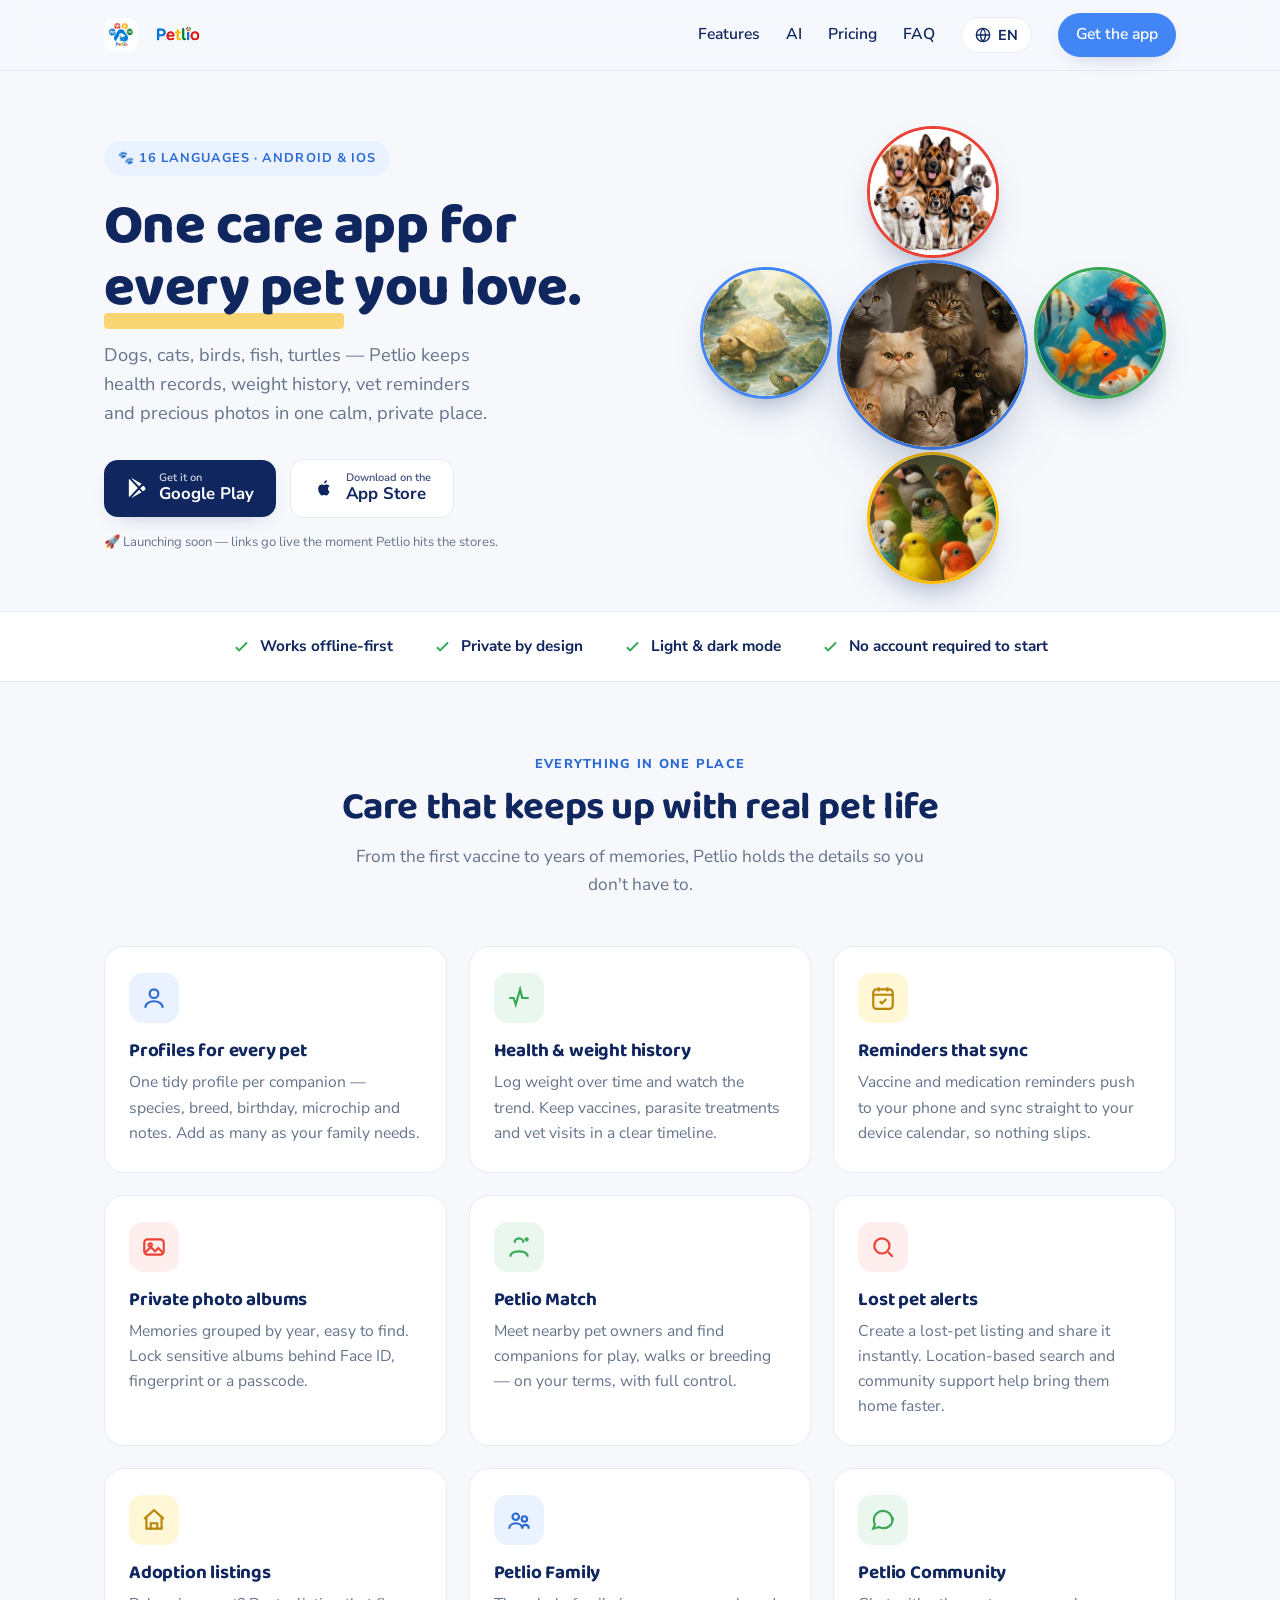
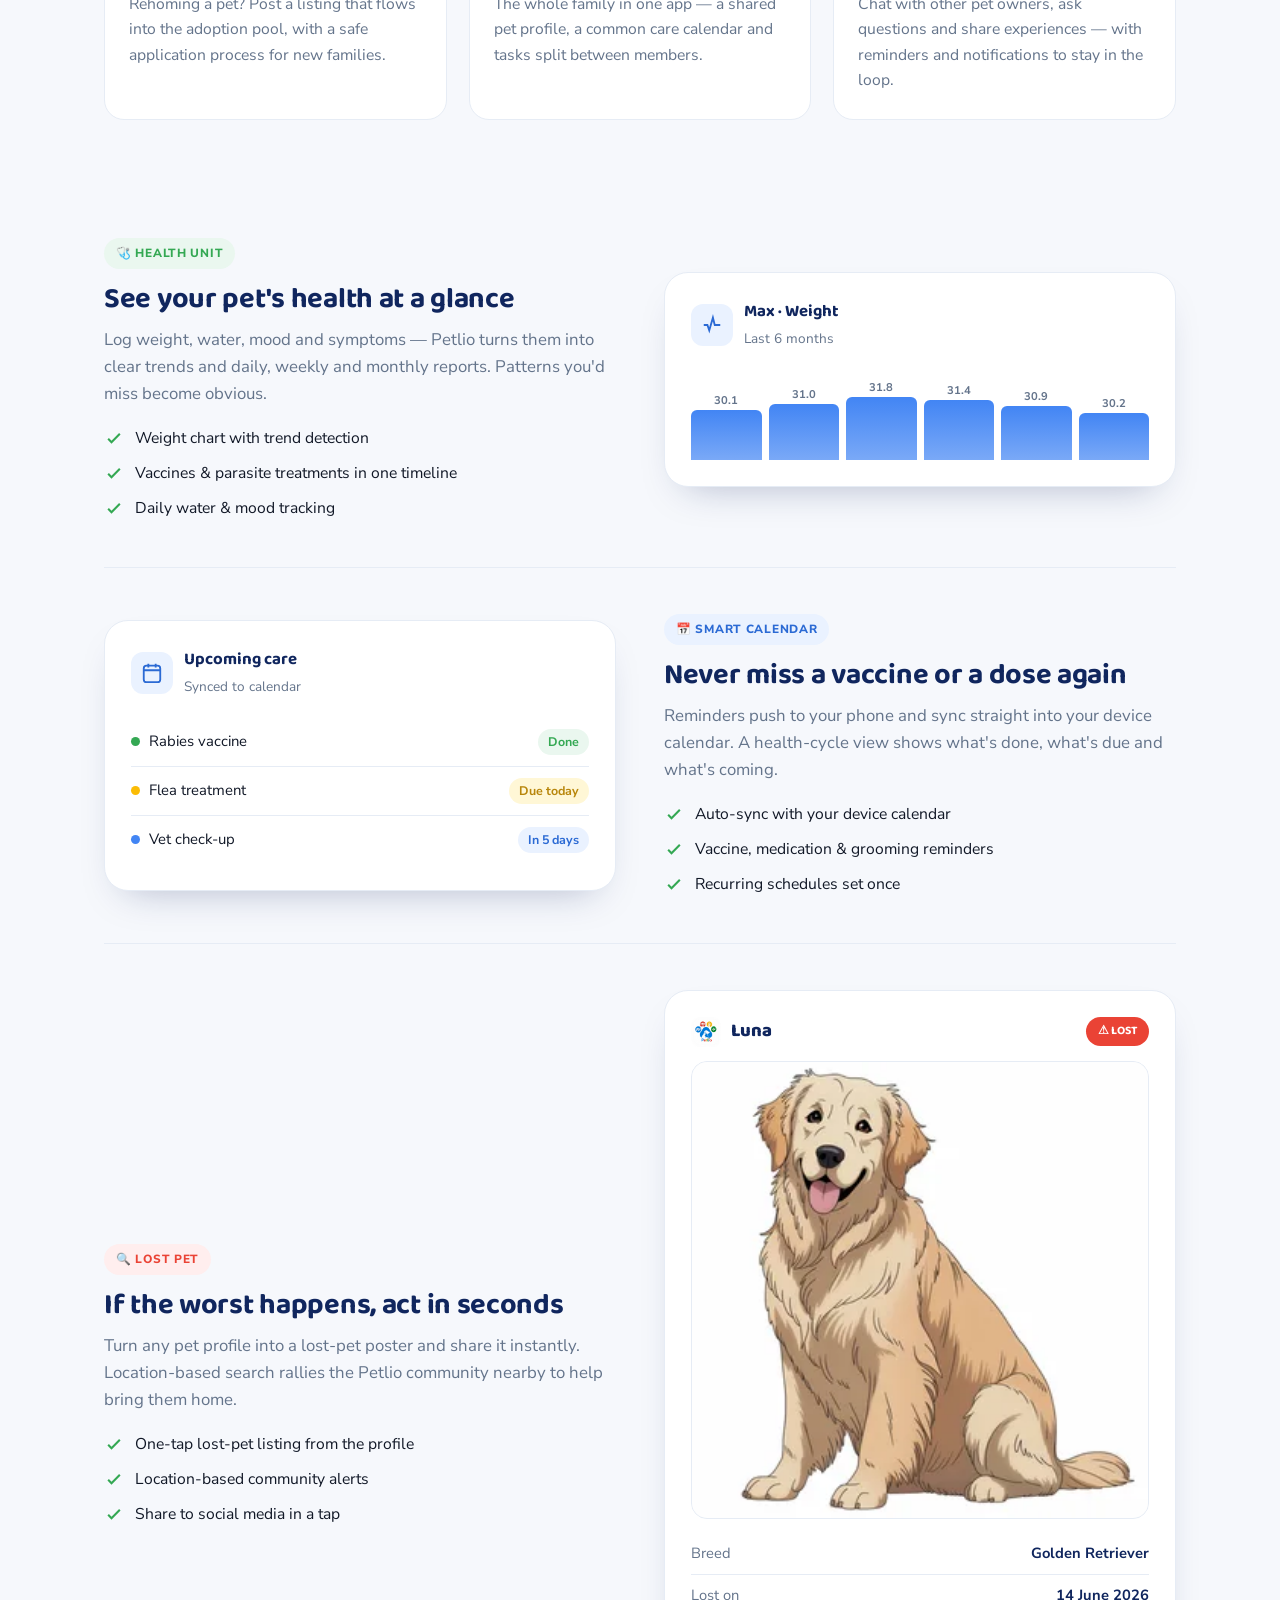
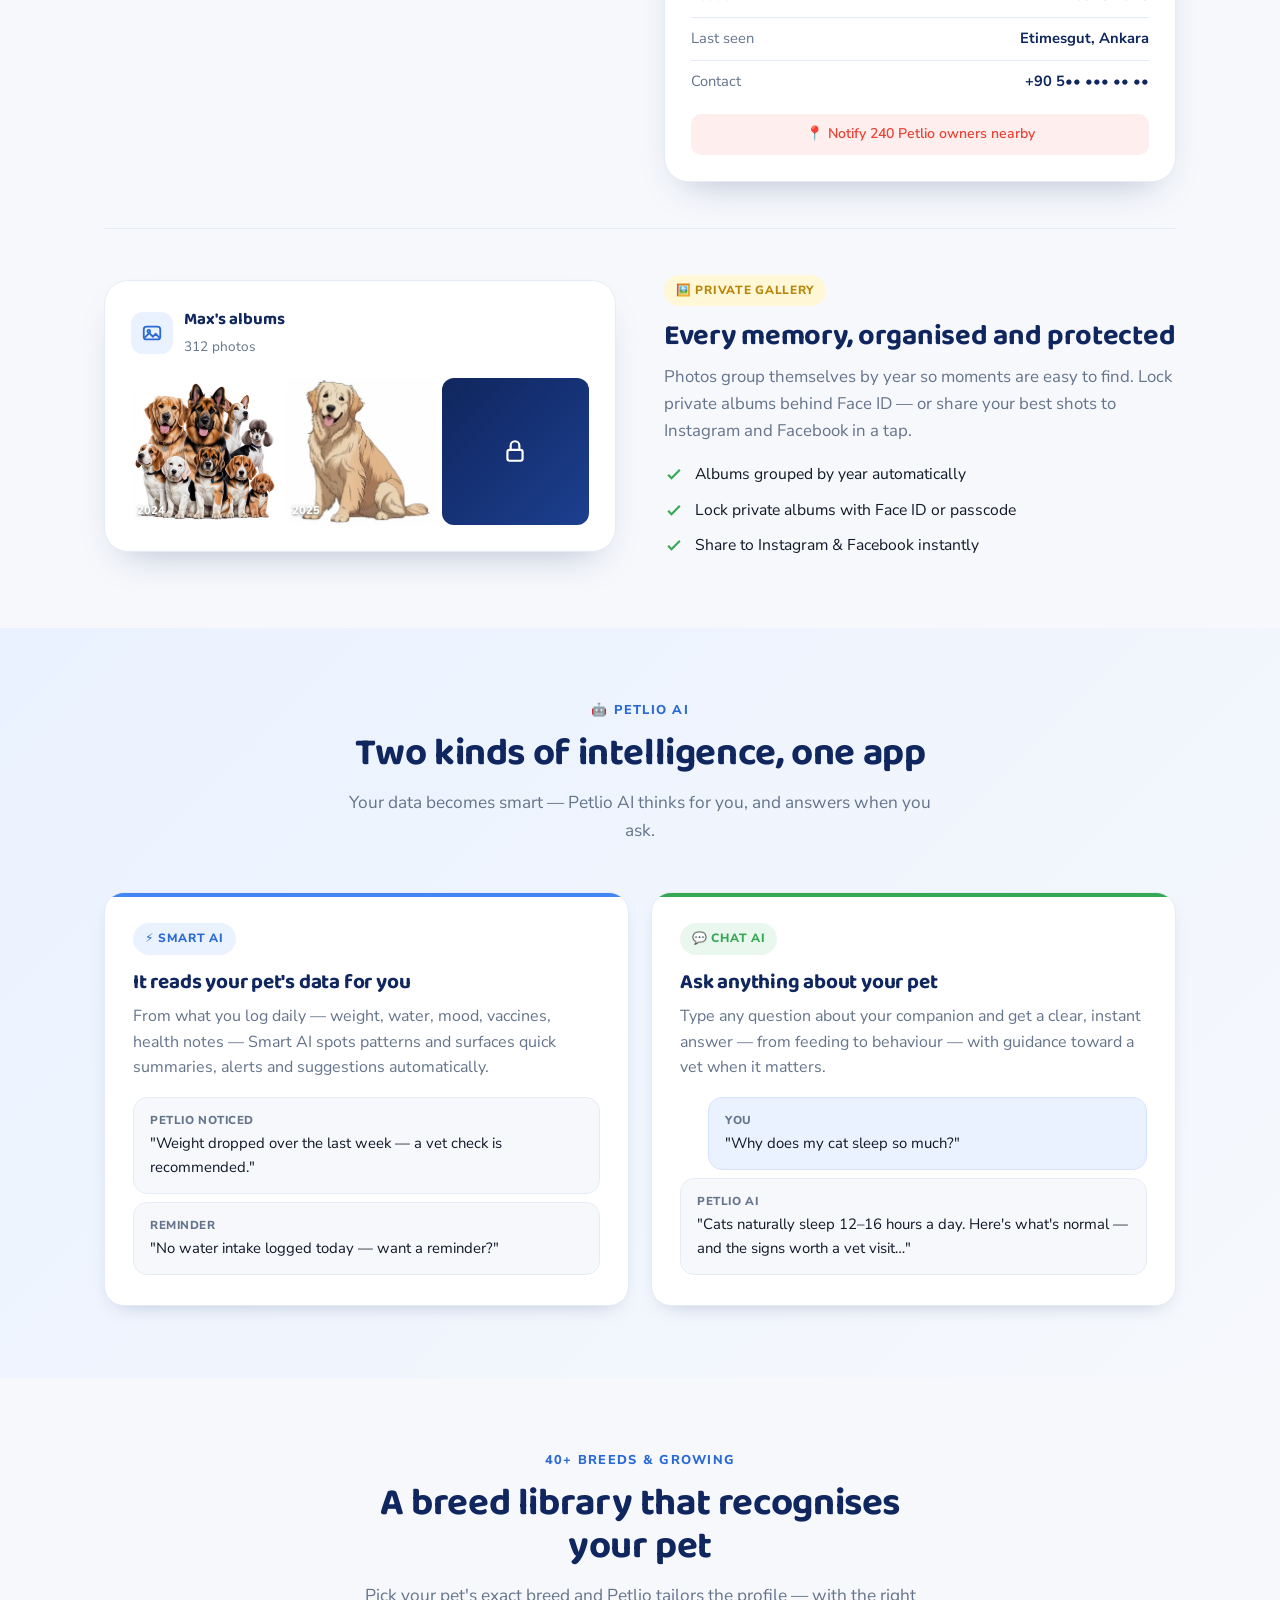
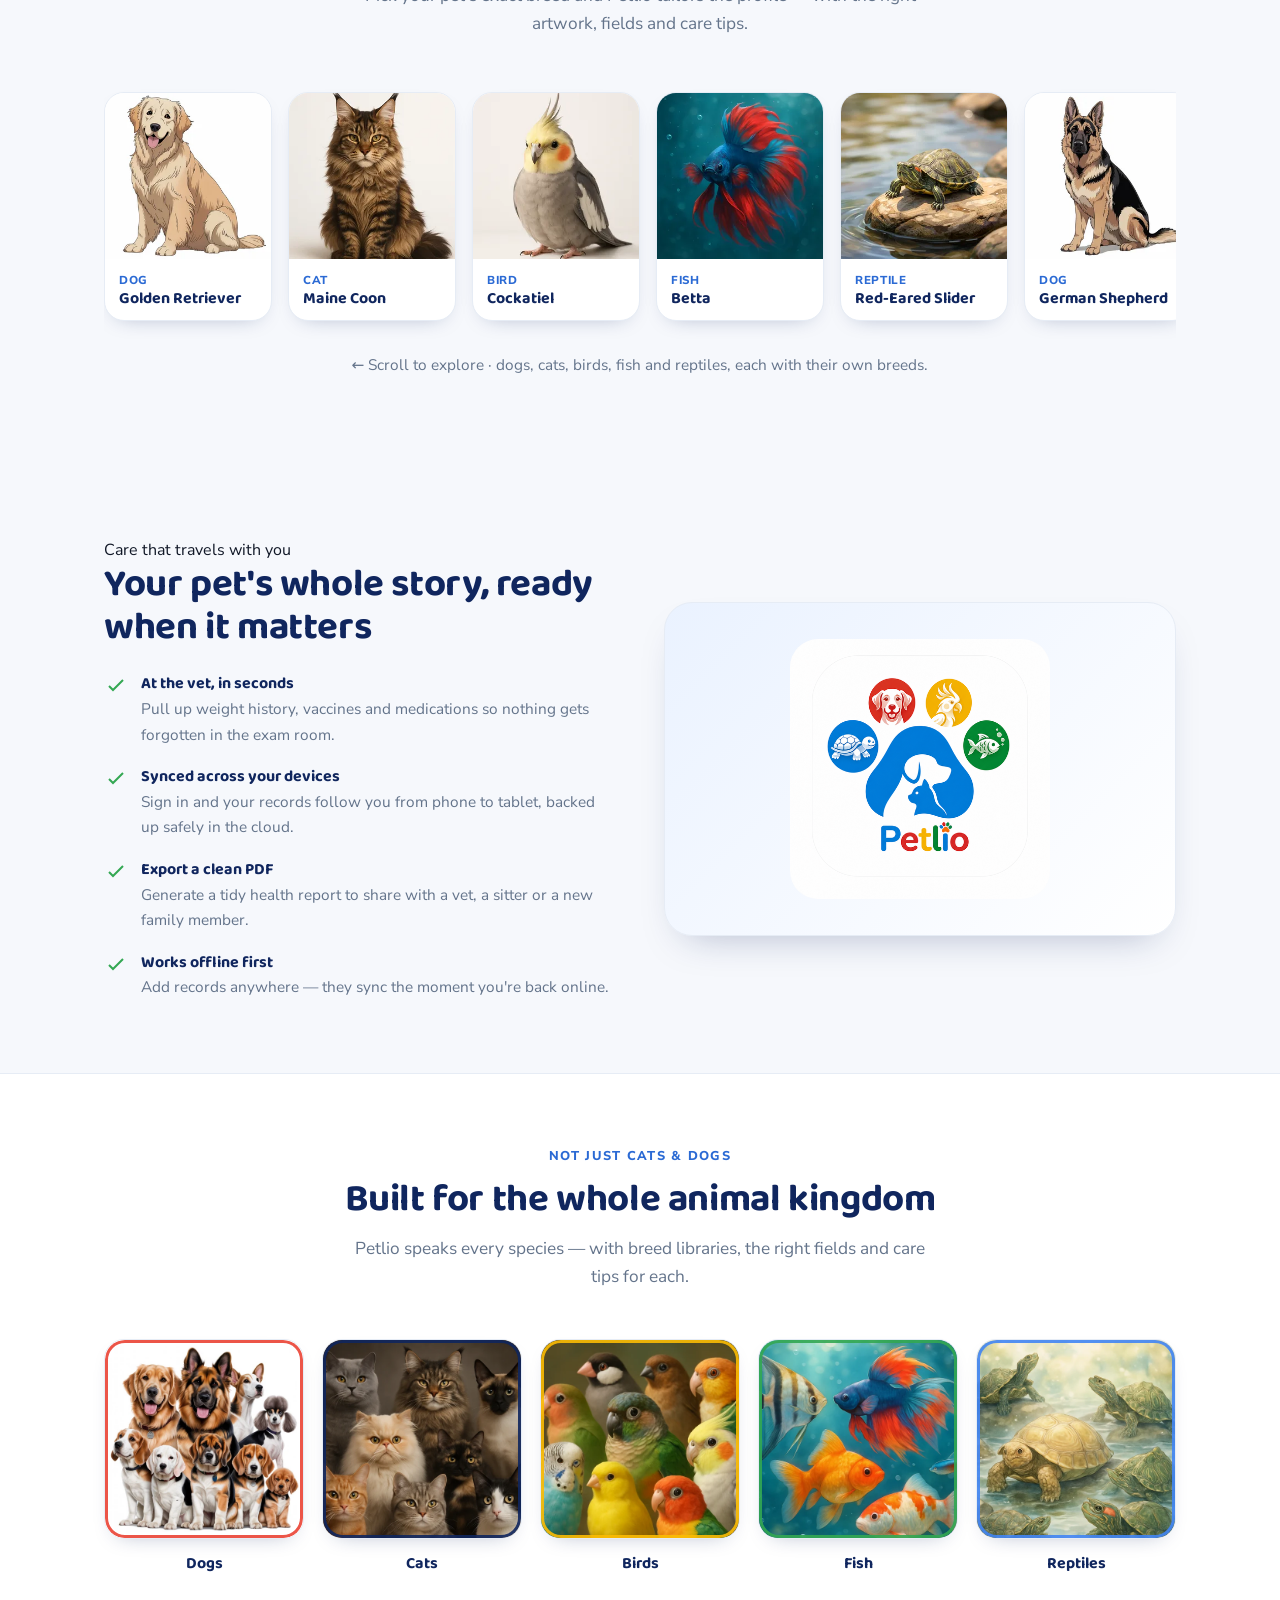
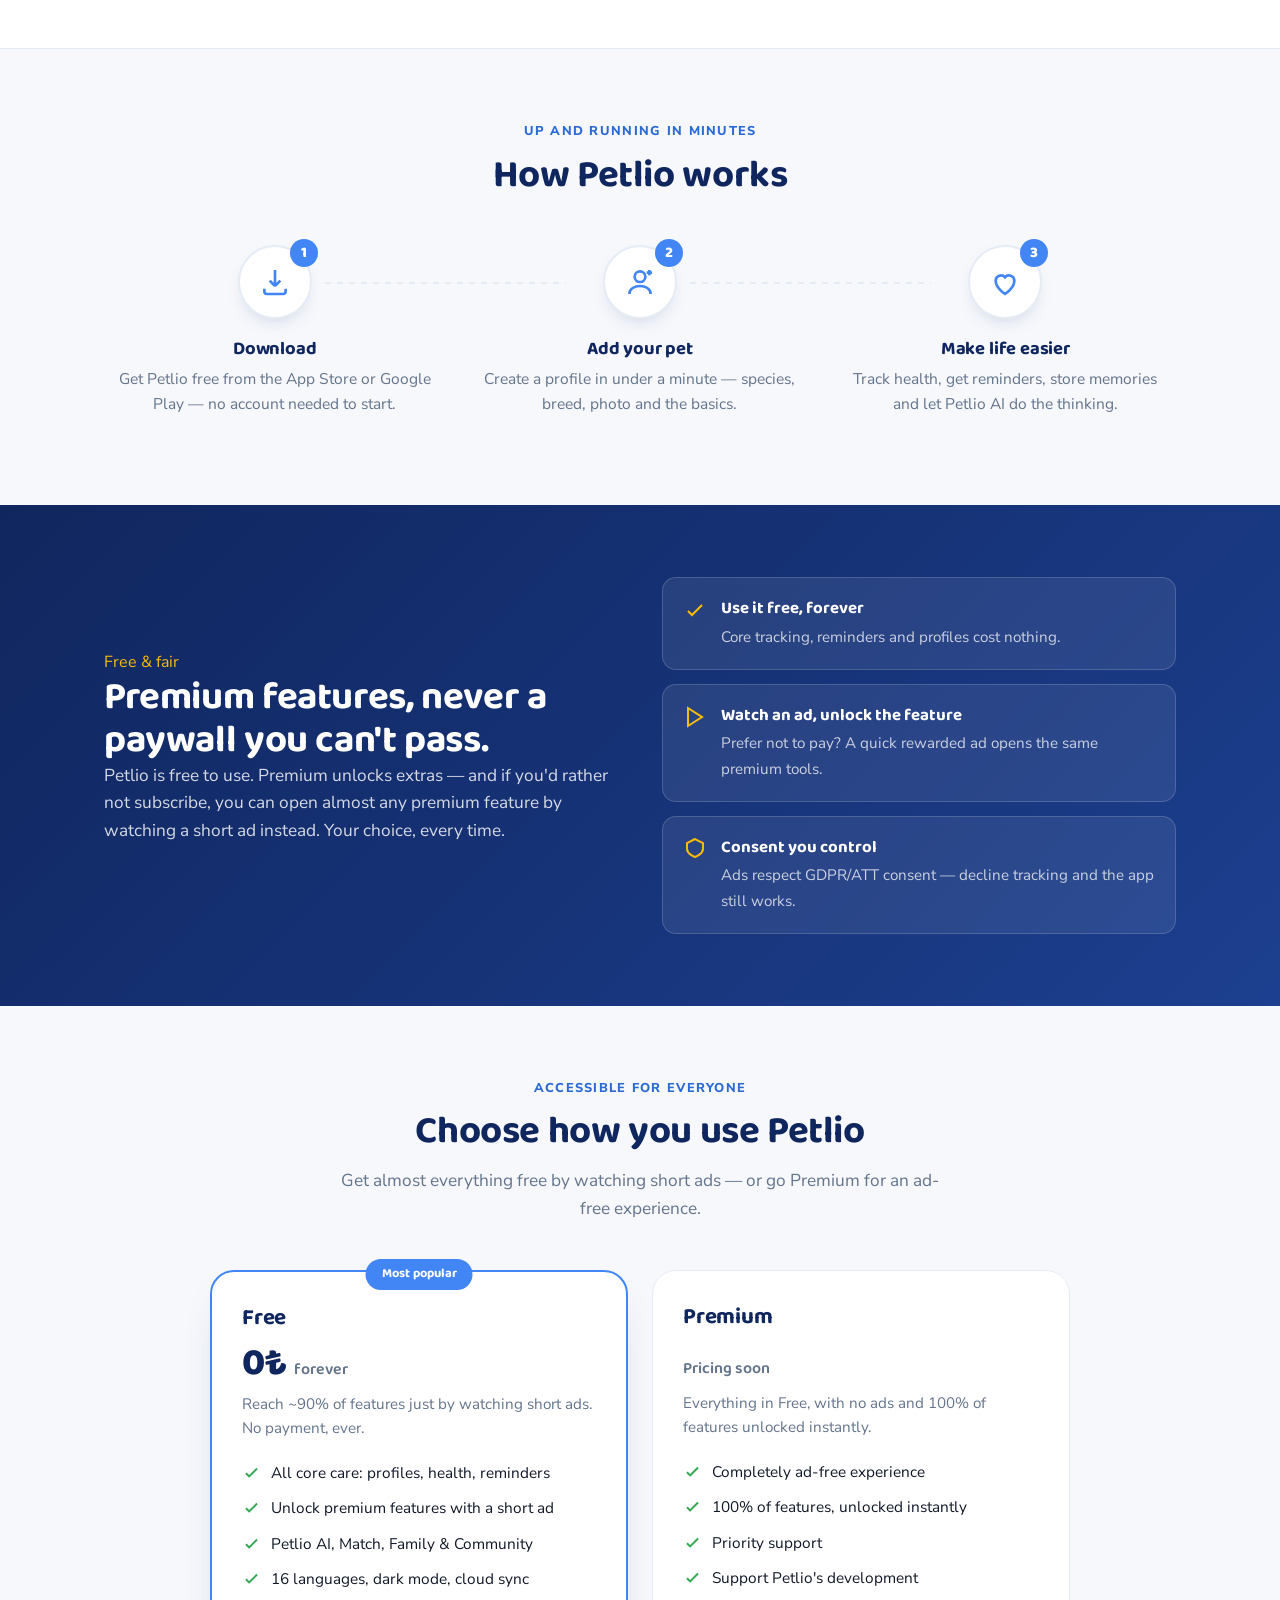
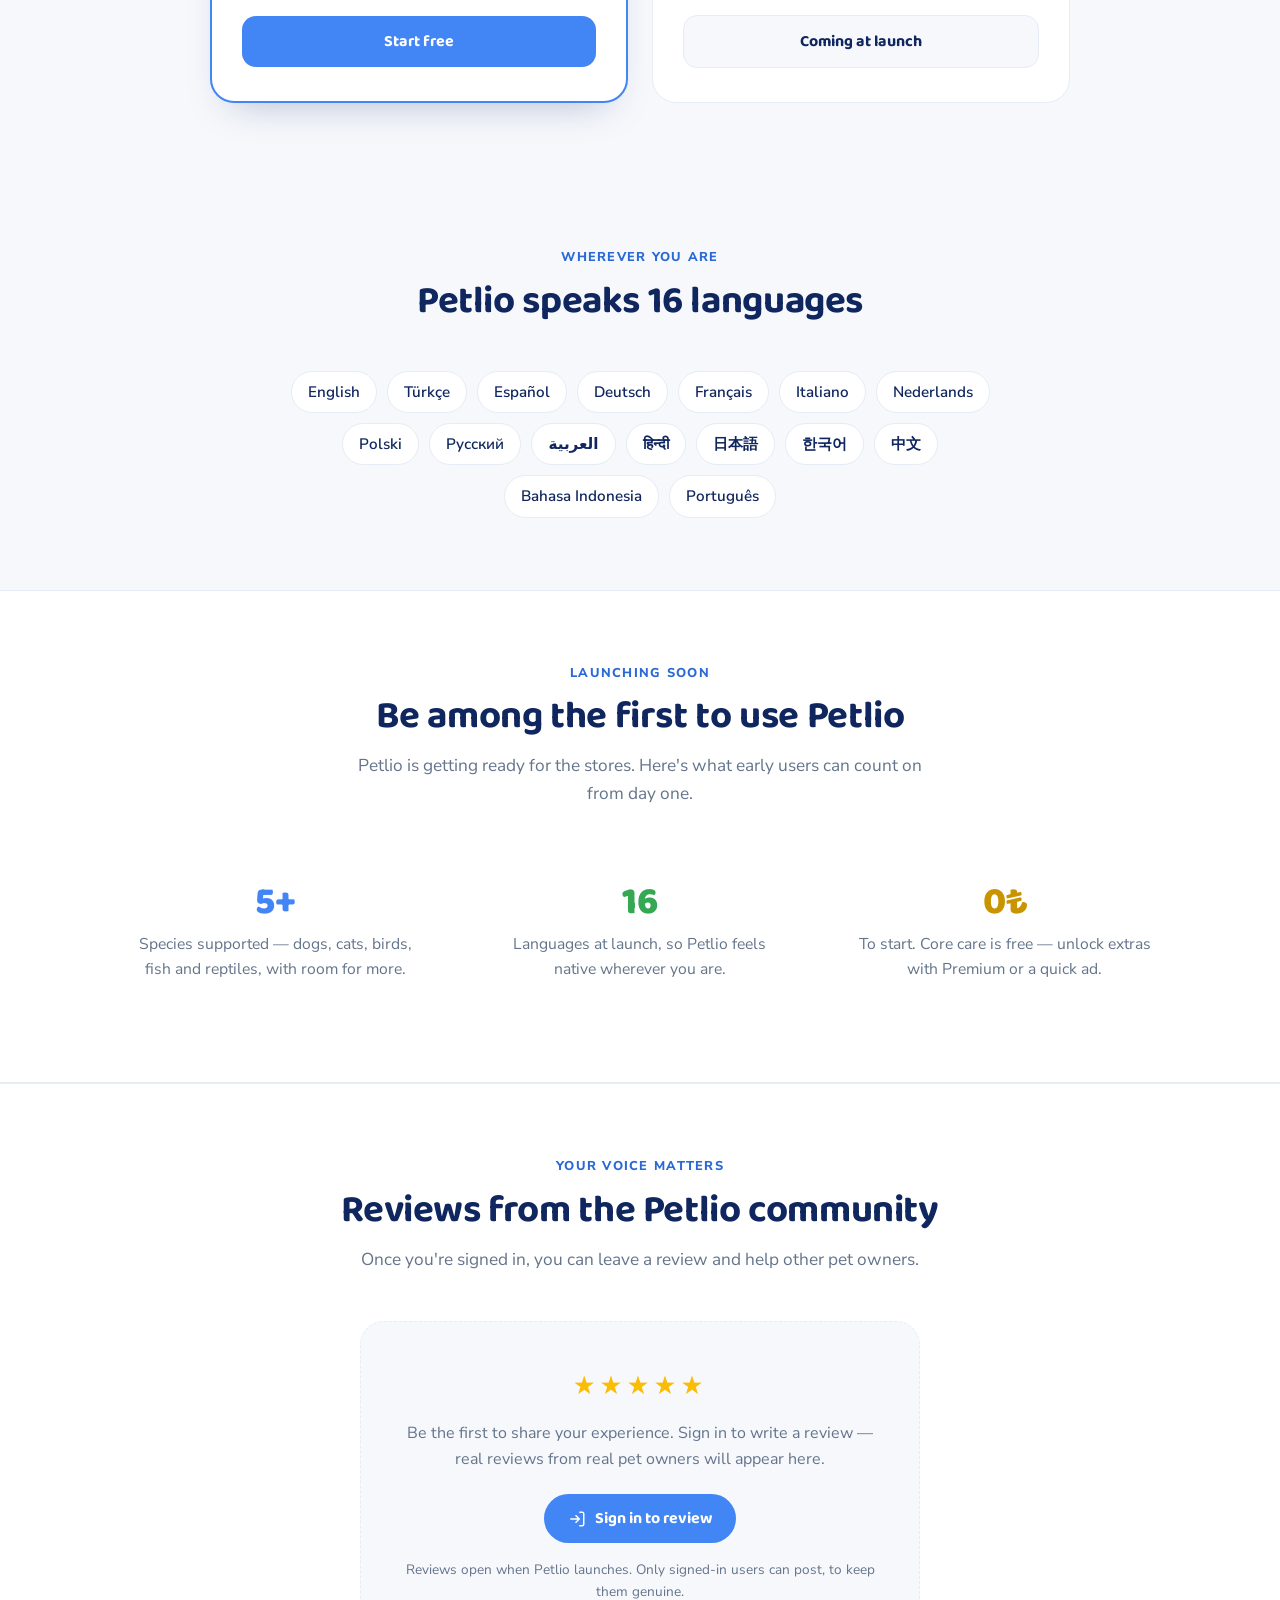
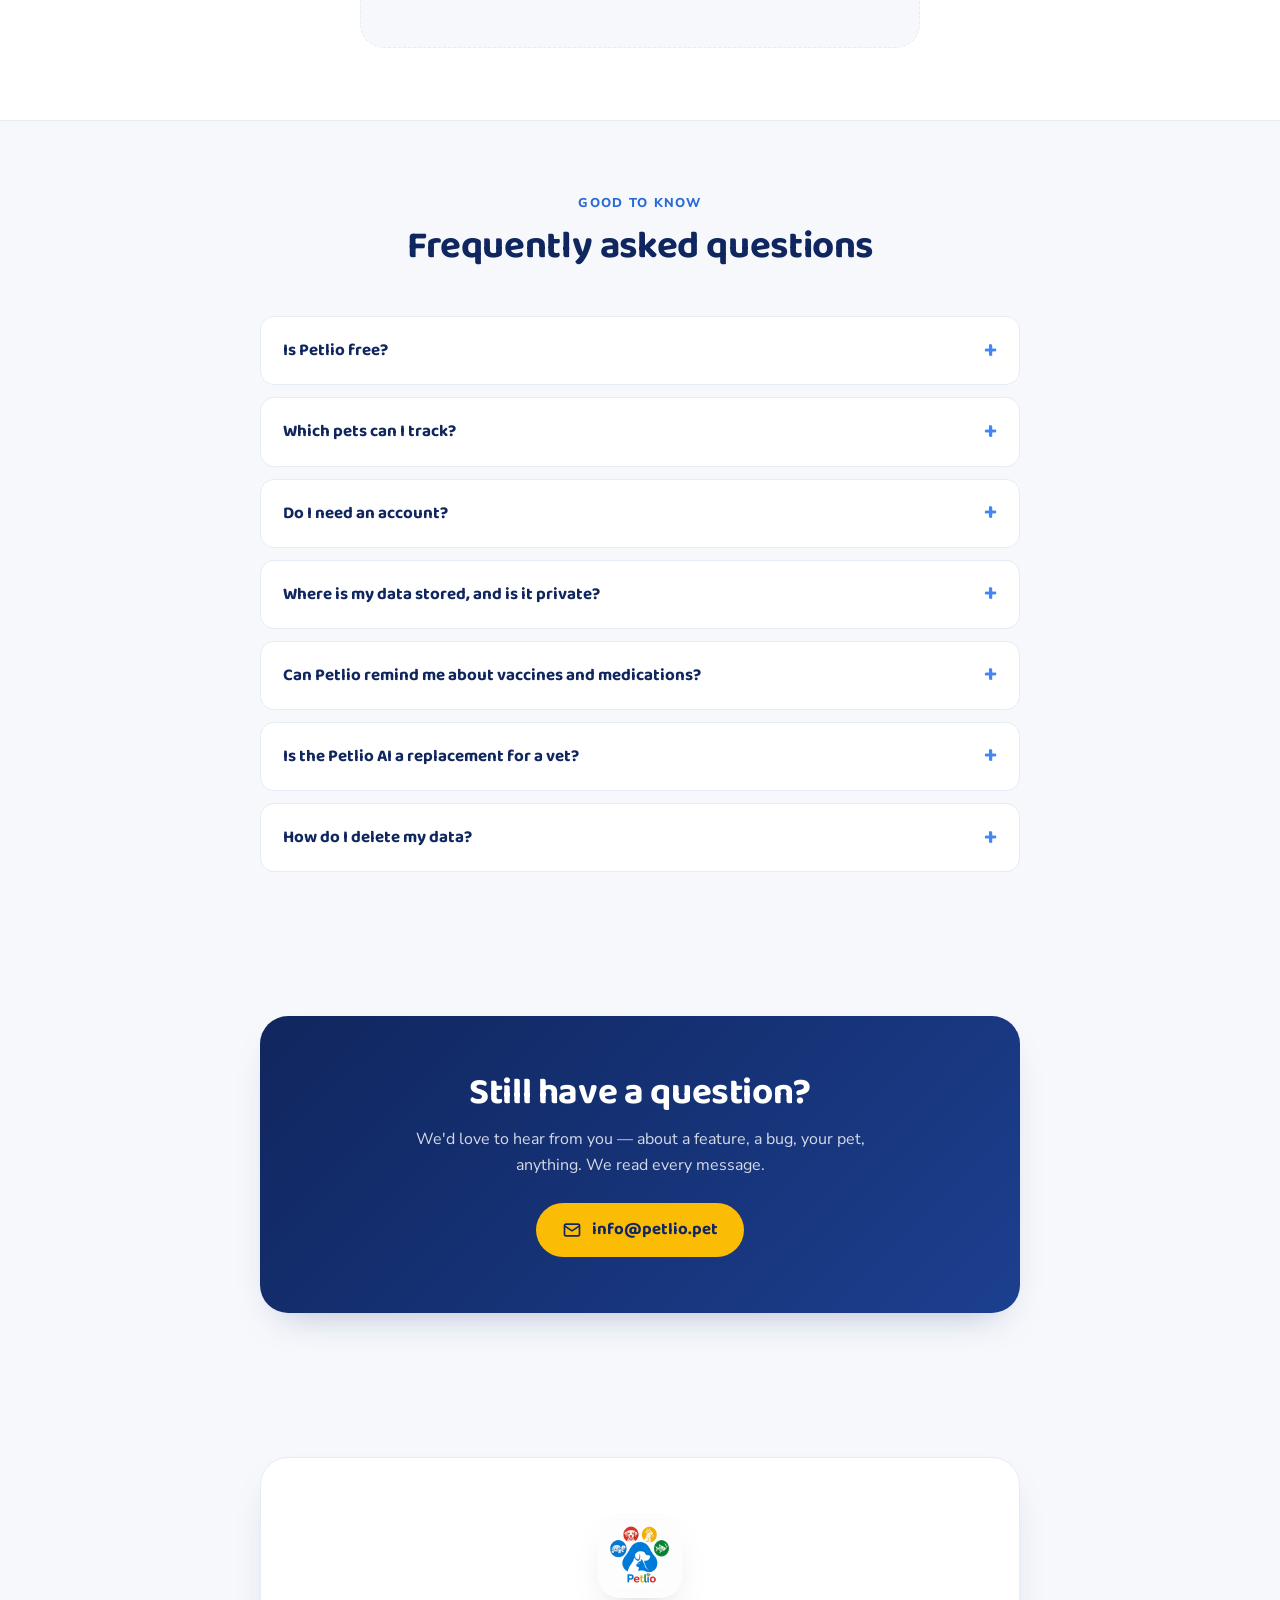
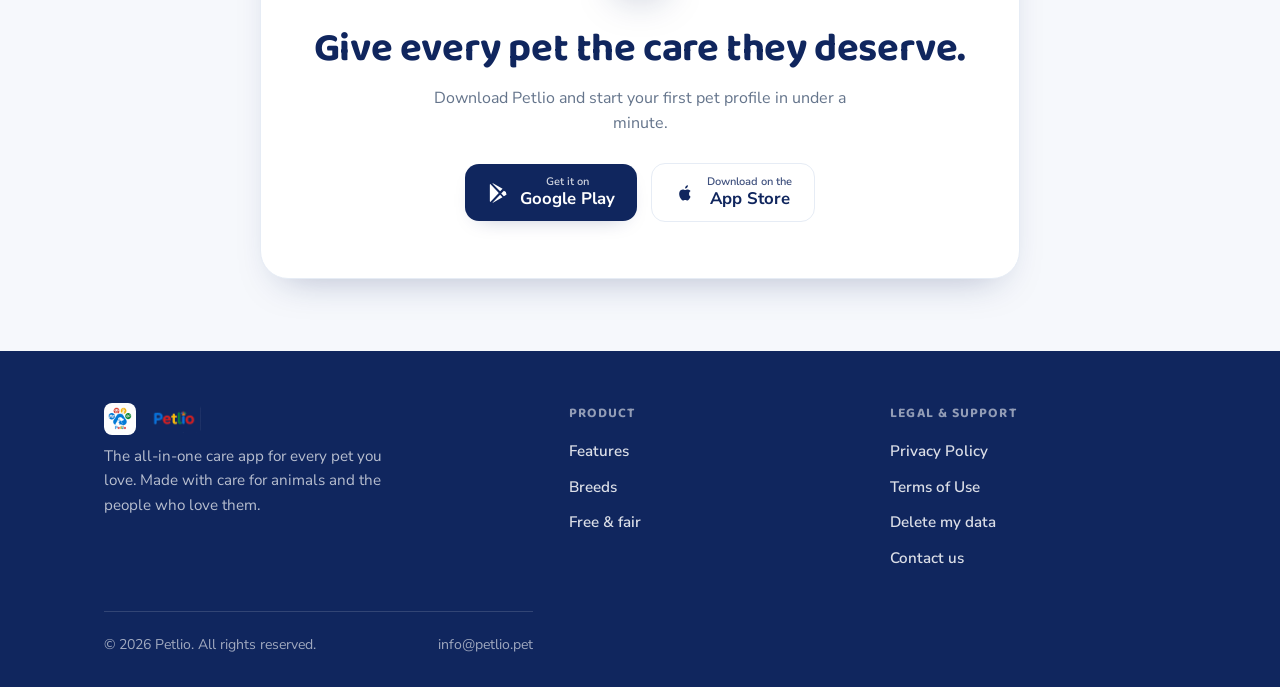
<file: index.html>
<!DOCTYPE html>
<html lang="en">
<head>
<meta charset="UTF-8">
<meta name="viewport" content="width=device-width, initial-scale=1">
<title>Petlio — One care app for every pet you love</title>
<meta name="description" content="Petlio is the all-in-one care app for dogs, cats, birds, fish, turtles and every companion in between. Track health and weight, never miss a vet visit, keep memories private — in 16 languages.">
<meta property="og:title" content="Petlio — One care app for every pet you love">
<meta property="og:description" content="Health tracking, vet reminders, private photo albums and more — for every species, in 16 languages.">
<meta property="og:type" content="website">
<meta property="og:image" content="assets/app_icon.png">
<link rel="icon" href="assets/favicon.png" type="image/png">
<link rel="apple-touch-icon" href="assets/app_icon_192.png">
<link rel="preconnect" href="https://fonts.googleapis.com">
<link rel="preconnect" href="https://fonts.gstatic.com" crossorigin>
<link href="https://fonts.googleapis.com/css2?family=Baloo+2:wght@500;600;700;800&family=Nunito+Sans:opsz,wght@6..12,400;6..12,600;6..12,700&display=swap" rel="stylesheet">
<link rel="stylesheet" href="assets/styles.css">
</head>
<body>

<header class="site-head">
  <div class="wrap">
    <a class="brand" href="index.html" aria-label="Petlio">
      <img class="brand-ic" src="assets/app_icon_192.png" alt=""><img class="wordmark" src="assets/petlio_wordmark.png" alt="Petlio">
    </a>
    <nav class="nav" aria-label="Primary">
      <a href="#features" data-i18n="nav_features">Features</a>
      <a href="#ai" data-i18n="nav_ai">AI</a>
      <a href="#pricing" data-i18n="nav_pricing">Pricing</a>
      <a href="#faq" data-i18n="nav_faq">FAQ</a>
      <div class="lang-switch">
        <button class="lang-btn" id="langBtn" aria-haspopup="true" aria-expanded="false">
          <svg viewBox="0 0 24 24" fill="none" stroke="currentColor" stroke-width="2"><circle cx="12" cy="12" r="10"/><path d="M2 12h20M12 2a15 15 0 0 1 0 20M12 2a15 15 0 0 0 0 20"/></svg>
          <span id="langLabel">EN</span>
        </button>
        <div class="lang-menu" id="langMenu" role="menu"></div>
      </div>
      <a href="#get" class="nav-cta" data-i18n="nav_get">Get the app</a>
    </nav>
  </div>
</header>

<main>

<section class="hero">
  <div class="wrap">
    <div class="hero-copy">
      <span class="eyebrow" data-i18n="hero_badge">🐾 16 languages · Android &amp; iOS</span>
      <h1 data-i18n-html="hero_title">One care app for <span class="mark">every pet</span> you love.</h1>
      <p class="lede" data-i18n="hero_lede">Dogs, cats, birds, fish, turtles — Petlio keeps health records, weight history, vet reminders and precious photos in one calm, private place.</p>
      <div class="cta-row" id="get">
        <a class="store-btn" href="#get" aria-label="Get Petlio on Google Play">
          <svg viewBox="0 0 24 24" fill="currentColor"><path d="M3.6 2.3a1 1 0 0 0-.5.9v17.6a1 1 0 0 0 .5.9l9.3-9.7L3.6 2.3Zm10.7 7.9 2.7-2.8L6.9 1.6a1 1 0 0 0-1-.1l8.4 8.7Zm0 3.6L5.9 22.5a1 1 0 0 0 1-.1l10-5.7-2.6-2.9Zm6.4-3-2.3-1.3-2.9 3 2.9 3 2.3-1.3a1 1 0 0 0 0-1.8l-.0-.3Z"/></svg>
          <span><small data-i18n="store_get">Get it on</small>Google Play</span>
        </a>
        <a class="store-btn ghost" href="#get" aria-label="Download Petlio on the App Store">
          <svg viewBox="0 0 24 24" fill="currentColor"><path d="M16.4 12.7c0-2 1.6-3 1.7-3a3.7 3.7 0 0 0-2.9-1.6c-1.2-.1-2.4.7-3 .7-.6 0-1.6-.7-2.6-.7-1.3 0-2.6.8-3.3 2-1.4 2.4-.4 6 1 8 .7 1 1.4 2 2.4 2 1 0 1.3-.6 2.5-.6s1.5.6 2.5.6 1.7-1 2.3-2a8.4 8.4 0 0 0 1-2.1 3.6 3.6 0 0 1-1.6-3.7Zm-2-6.8a3.4 3.4 0 0 0 .8-2.4 3.5 3.5 0 0 0-2.3 1.2 3.2 3.2 0 0 0-.8 2.3 2.9 2.9 0 0 0 2.3-1.1Z"/></svg>
          <span><small data-i18n="store_download">Download on the</small>App Store</span>
        </a>
      </div>
      <p class="soon" data-i18n="hero_soon">🚀 Launching soon — links go live the moment Petlio hits the stores.</p>
    </div>
    <div class="hero-art" aria-hidden="true">
      <div class="ring">
        <div class="node n1"><img src="assets/dog.webp" alt=""></div>
        <div class="node n2"><img src="assets/fish.webp" alt=""></div>
        <div class="node n3"><img src="assets/bird.webp" alt=""></div>
        <div class="node n4"><img src="assets/turtle.webp" alt=""></div>
        <div class="core"><img src="assets/cat.webp" alt="Cat"></div>
      </div>
    </div>
  </div>
</section>

<div class="strip">
  <div class="wrap">
    <span><svg viewBox="0 0 24 24" fill="none" stroke="currentColor" stroke-width="2.5"><path d="M5 13l4 4L19 7"/></svg> <span data-i18n="trust_offline">Works offline-first</span></span>
    <span><svg viewBox="0 0 24 24" fill="none" stroke="currentColor" stroke-width="2.5"><path d="M5 13l4 4L19 7"/></svg> <span data-i18n="trust_private">Private by design</span></span>
    <span><svg viewBox="0 0 24 24" fill="none" stroke="currentColor" stroke-width="2.5"><path d="M5 13l4 4L19 7"/></svg> <span data-i18n="trust_dark">Light &amp; dark mode</span></span>
    <span><svg viewBox="0 0 24 24" fill="none" stroke="currentColor" stroke-width="2.5"><path d="M5 13l4 4L19 7"/></svg> <span data-i18n="trust_account">No account required to start</span></span>
  </div>
</div>

<section id="features">
  <div class="wrap">
    <div class="section-head">
      <span class="kicker" data-i18n="feat_kicker">Everything in one place</span>
      <h2 data-i18n="feat_title">Care that keeps up with real pet life</h2>
      <p data-i18n="feat_sub">From the first vaccine to years of memories, Petlio holds the details so you don't have to.</p>
    </div>
    <div class="features">
      <article class="card">
        <div class="ic b"><svg viewBox="0 0 24 24" fill="none" stroke="currentColor" stroke-width="2"><circle cx="12" cy="8" r="4"/><path d="M4 21c0-4 4-6 8-6s8 2 8 6"/></svg></div>
        <h3 data-i18n="feat_1_t">Profiles for every pet</h3>
        <p data-i18n="feat_1_d">One tidy profile per companion — species, breed, birthday, microchip and notes. Add as many as your family needs.</p>
      </article>
      <article class="card">
        <div class="ic g"><svg viewBox="0 0 24 24" fill="none" stroke="currentColor" stroke-width="2"><path d="M3 12h4l2 6 4-14 2 8h6"/></svg></div>
        <h3 data-i18n="feat_2_t">Health &amp; weight history</h3>
        <p data-i18n="feat_2_d">Log weight, water, mood and symptoms over time. Keep vaccines, parasite treatments and vet visits in a clear timeline with weekly and monthly reports.</p>
      </article>
      <article class="card">
        <div class="ic y"><svg viewBox="0 0 24 24" fill="none" stroke="currentColor" stroke-width="2"><rect x="3" y="4" width="18" height="18" rx="3"/><path d="M3 9h18M8 2v4M16 2v4"/><path d="m9 15 2 2 4-4"/></svg></div>
        <h3 data-i18n="feat_3_t">Smart calendar &amp; reminders</h3>
        <p data-i18n="feat_3_d">Vaccine and medication reminders push to your phone and sync straight to your device calendar, with a health-cycle view so nothing slips.</p>
      </article>
      <article class="card">
        <div class="ic r"><svg viewBox="0 0 24 24" fill="none" stroke="currentColor" stroke-width="2"><rect x="3" y="5" width="18" height="14" rx="3"/><circle cx="8.5" cy="10" r="1.5"/><path d="m4 17 5-5 4 4 3-3 4 4"/></svg></div>
        <h3 data-i18n="feat_4_t">Private gallery &amp; sharing</h3>
        <p data-i18n="feat_4_d">Memories grouped by year, lockable behind Face ID or a passcode. Keep albums private — or share them to Instagram and Facebook in a tap.</p>
      </article>
      <article class="card">
        <div class="ic g"><svg viewBox="0 0 24 24" fill="none" stroke="currentColor" stroke-width="2"><path d="M16 8a4 4 0 1 0-8 0M4 21c0-3 3-5 8-5s8 2 8 5"/><path d="M19 3v4M21 5h-4"/></svg></div>
        <h3 data-i18n="feat_6_t">Petlio Match</h3>
        <p data-i18n="feat_6_d">Find the right mate for your pet — filter by species, breed and age, then chat safely in-app. Full control, always.</p>
      </article>
      <article class="card">
        <div class="ic r"><svg viewBox="0 0 24 24" fill="none" stroke="currentColor" stroke-width="2"><circle cx="11" cy="11" r="7"/><path d="m21 21-4.3-4.3"/></svg></div>
        <h3 data-i18n="feat_lost_t">Lost pet alerts</h3>
        <p data-i18n="feat_lost_d">Create a lost-pet listing and share it instantly. Location-based search and community support help bring them home faster.</p>
      </article>
      <article class="card">
        <div class="ic y"><svg viewBox="0 0 24 24" fill="none" stroke="currentColor" stroke-width="2"><path d="M3 11l9-8 9 8"/><path d="M5 10v10h14V10"/><path d="M9 21v-6h6v6"/></svg></div>
        <h3 data-i18n="feat_adopt_t">Adoption listings</h3>
        <p data-i18n="feat_adopt_d">Rehoming a pet? Post a listing that flows into the adoption pool, with a safe application process for new families.</p>
      </article>
      <article class="card">
        <div class="ic b"><svg viewBox="0 0 24 24" fill="none" stroke="currentColor" stroke-width="2"><circle cx="9" cy="9" r="3"/><circle cx="17" cy="11" r="2.5"/><path d="M3 20c0-3 2.5-5 6-5s6 2 6 5M15 20c0-2 1-3.5 3-3.5s3 1.5 3 3.5"/></svg></div>
        <h3 data-i18n="feat_family_t">Petlio Family</h3>
        <p data-i18n="feat_family_d">The whole family in one app — a shared pet profile, a common care calendar and tasks split between members.</p>
      </article>
      <article class="card">
        <div class="ic g"><svg viewBox="0 0 24 24" fill="none" stroke="currentColor" stroke-width="2"><path d="M21 11.5a8.4 8.4 0 0 1-9 8 9.6 9.6 0 0 1-4-1L3 20l1.5-4a8.4 8.4 0 0 1-1-4 8.5 8.5 0 0 1 17 0Z"/></svg></div>
        <h3 data-i18n="feat_comm_t">Petlio Community</h3>
        <p data-i18n="feat_comm_d">Chat with other pet owners, ask questions and share experiences — with reminders and notifications to stay in the loop.</p>
      </article>
    </div>
  </div>
</section>

<!-- FEATURE SHOWCASE (deep-dive with examples) -->
<section id="showcase" class="showcase">
  <div class="wrap">
    <!-- Health & weight -->
    <div class="show-row">
      <div class="show-text g">
        <span class="pill-tag" data-i18n="sc_health_tag">🩺 Health unit</span>
        <h3 data-i18n="sc_health_t">See your pet's health at a glance</h3>
        <p data-i18n="sc_health_d">Log weight, water, mood and symptoms — Petlio turns them into clear trends and daily, weekly and monthly reports. Patterns you'd miss become obvious.</p>
        <ul>
          <li><svg viewBox="0 0 24 24" fill="none" stroke="currentColor" stroke-width="2.5"><path d="M5 13l4 4L19 7"/></svg><span data-i18n="sc_health_1">Weight chart with trend detection</span></li>
          <li><svg viewBox="0 0 24 24" fill="none" stroke="currentColor" stroke-width="2.5"><path d="M5 13l4 4L19 7"/></svg><span data-i18n="sc_health_2">Vaccines &amp; parasite treatments in one timeline</span></li>
          <li><svg viewBox="0 0 24 24" fill="none" stroke="currentColor" stroke-width="2.5"><path d="M5 13l4 4L19 7"/></svg><span data-i18n="sc_health_3">Daily water &amp; mood tracking</span></li>
        </ul>
      </div>
      <div class="demo">
        <div class="demo-head"><div class="av"><svg viewBox="0 0 24 24" fill="none" stroke="currentColor" stroke-width="2"><path d="M3 12h4l2 6 4-14 2 8h6"/></svg></div><div><b data-i18n="sc_health_demo_t">Max · Weight</b><span data-i18n="sc_health_demo_s">Last 6 months</span></div></div>
        <div class="spark">
          <div class="bar" style="height:55%"><span>30.1</span></div>
          <div class="bar" style="height:62%"><span>31.0</span></div>
          <div class="bar" style="height:70%"><span>31.8</span></div>
          <div class="bar" style="height:66%"><span>31.4</span></div>
          <div class="bar" style="height:60%"><span>30.9</span></div>
          <div class="bar" style="height:52%"><span>30.2</span></div>
        </div>
      </div>
    </div>

    <!-- Smart calendar -->
    <div class="show-row flip">
      <div class="show-text">
        <span class="pill-tag" data-i18n="sc_cal_tag">📅 Smart calendar</span>
        <h3 data-i18n="sc_cal_t">Never miss a vaccine or a dose again</h3>
        <p data-i18n="sc_cal_d">Reminders push to your phone and sync straight into your device calendar. A health-cycle view shows what's done, what's due and what's coming.</p>
        <ul>
          <li><svg viewBox="0 0 24 24" fill="none" stroke="currentColor" stroke-width="2.5"><path d="M5 13l4 4L19 7"/></svg><span data-i18n="sc_cal_1">Auto-sync with your device calendar</span></li>
          <li><svg viewBox="0 0 24 24" fill="none" stroke="currentColor" stroke-width="2.5"><path d="M5 13l4 4L19 7"/></svg><span data-i18n="sc_cal_2">Vaccine, medication &amp; grooming reminders</span></li>
          <li><svg viewBox="0 0 24 24" fill="none" stroke="currentColor" stroke-width="2.5"><path d="M5 13l4 4L19 7"/></svg><span data-i18n="sc_cal_3">Recurring schedules set once</span></li>
        </ul>
      </div>
      <div class="demo">
        <div class="demo-head"><div class="av"><svg viewBox="0 0 24 24" fill="none" stroke="currentColor" stroke-width="2"><rect x="3" y="4" width="18" height="18" rx="3"/><path d="M3 9h18M8 2v4M16 2v4"/></svg></div><div><b data-i18n="sc_cal_demo_t">Upcoming care</b><span data-i18n="sc_cal_demo_s">Synced to calendar</span></div></div>
        <div class="demo-row"><span class="lbl"><span class="dot" style="background:var(--green)"></span><span data-i18n="sc_cal_r1">Rabies vaccine</span></span><span class="chip done" data-i18n="sc_chip_done">Done</span></div>
        <div class="demo-row"><span class="lbl"><span class="dot" style="background:var(--yellow)"></span><span data-i18n="sc_cal_r2">Flea treatment</span></span><span class="chip due" data-i18n="sc_chip_due">Due today</span></div>
        <div class="demo-row"><span class="lbl"><span class="dot" style="background:var(--blue)"></span><span data-i18n="sc_cal_r3">Vet check-up</span></span><span class="chip soon" data-i18n="sc_chip_soon">In 5 days</span></div>
      </div>
    </div>

    <!-- Lost pet -->
    <div class="show-row">
      <div class="show-text r">
        <span class="pill-tag" data-i18n="sc_lost_tag">🔍 Lost pet</span>
        <h3 data-i18n="sc_lost_t">If the worst happens, act in seconds</h3>
        <p data-i18n="sc_lost_d">Turn any pet profile into a lost-pet poster and share it instantly. Location-based search rallies the Petlio community nearby to help bring them home.</p>
        <ul>
          <li><svg viewBox="0 0 24 24" fill="none" stroke="currentColor" stroke-width="2.5"><path d="M5 13l4 4L19 7"/></svg><span data-i18n="sc_lost_1">One-tap lost-pet listing from the profile</span></li>
          <li><svg viewBox="0 0 24 24" fill="none" stroke="currentColor" stroke-width="2.5"><path d="M5 13l4 4L19 7"/></svg><span data-i18n="sc_lost_2">Location-based community alerts</span></li>
          <li><svg viewBox="0 0 24 24" fill="none" stroke="currentColor" stroke-width="2.5"><path d="M5 13l4 4L19 7"/></svg><span data-i18n="sc_lost_3">Share to social media in a tap</span></li>
        </ul>
      </div>
      <div class="demo poster">
        <div class="poster-bar">
          <img class="poster-ic" src="assets/app_icon_192.png" alt="">
          <b class="poster-name" data-i18n="sc_lost_poster_name">Luna</b>
          <span class="poster-lost" data-i18n="sc_lost_poster_tag">⚠ LOST</span>
        </div>
        <div class="ph"><img src="assets/breeds/dog_golden_retriever.webp" alt="Luna"></div>
        <div class="poster-info">
          <div class="pi-row"><span class="pi-lbl" data-i18n="sc_lost_lbl_breed">Breed</span><span class="pi-val" data-i18n="sc_lost_val_breed">Golden Retriever</span></div>
          <div class="pi-row"><span class="pi-lbl" data-i18n="sc_lost_lbl_date">Lost on</span><span class="pi-val" data-i18n="sc_lost_val_date">14 June 2026</span></div>
          <div class="pi-row"><span class="pi-lbl" data-i18n="sc_lost_lbl_loc">Last seen</span><span class="pi-val" data-i18n="sc_lost_val_loc">Etimesgut, Ankara</span></div>
          <div class="pi-row"><span class="pi-lbl" data-i18n="sc_lost_lbl_phone">Contact</span><span class="pi-val" data-i18n="sc_lost_val_phone">+90 5•• ••• •• ••</span></div>
        </div>
        <p class="meta" data-i18n="sc_lost_poster_meta">📍 Notify 240 Petlio owners nearby</p>
      </div>
    </div>

    <!-- Gallery -->
    <div class="show-row flip">
      <div class="show-text y">
        <span class="pill-tag" data-i18n="sc_gal_tag">🖼️ Private gallery</span>
        <h3 data-i18n="sc_gal_t">Every memory, organised and protected</h3>
        <p data-i18n="sc_gal_d">Photos group themselves by year so moments are easy to find. Lock private albums behind Face ID — or share your best shots to Instagram and Facebook in a tap.</p>
        <ul>
          <li><svg viewBox="0 0 24 24" fill="none" stroke="currentColor" stroke-width="2.5"><path d="M5 13l4 4L19 7"/></svg><span data-i18n="sc_gal_1">Albums grouped by year automatically</span></li>
          <li><svg viewBox="0 0 24 24" fill="none" stroke="currentColor" stroke-width="2.5"><path d="M5 13l4 4L19 7"/></svg><span data-i18n="sc_gal_2">Lock private albums with Face ID or passcode</span></li>
          <li><svg viewBox="0 0 24 24" fill="none" stroke="currentColor" stroke-width="2.5"><path d="M5 13l4 4L19 7"/></svg><span data-i18n="sc_gal_3">Share to Instagram &amp; Facebook instantly</span></li>
        </ul>
      </div>
      <div class="demo">
        <div class="demo-head"><div class="av"><svg viewBox="0 0 24 24" fill="none" stroke="currentColor" stroke-width="2"><rect x="3" y="5" width="18" height="14" rx="3"/><circle cx="8.5" cy="10" r="1.5"/><path d="m4 17 5-5 4 4 3-3 4 4"/></svg></div><div><b data-i18n="sc_gal_demo_t">Max's albums</b><span data-i18n="sc_gal_demo_s">312 photos</span></div></div>
        <div class="gal">
          <div class="cell"><img src="assets/dog.webp" alt=""><span class="yr">2024</span></div>
          <div class="cell"><img src="assets/breeds/dog_golden_retriever.webp" alt=""><span class="yr">2025</span></div>
          <div class="cell lock"><svg viewBox="0 0 24 24" fill="none" stroke="currentColor" stroke-width="2"><rect x="5" y="11" width="14" height="10" rx="2"/><path d="M8 11V7a4 4 0 0 1 8 0v4"/></svg></div>
        </div>
      </div>
    </div>
  </div>
</section>

<section id="ai" class="ai-band">
  <div class="wrap">
    <div class="section-head">
      <span class="kicker" data-i18n="ai_kicker">🤖 Petlio AI</span>
      <h2 data-i18n="ai_title">Two kinds of intelligence, one app</h2>
      <p data-i18n="ai_sub">Your data becomes smart — Petlio AI thinks for you, and answers when you ask.</p>
    </div>
    <div class="ai-grid">
      <div class="ai-card smart">
        <span class="tag" data-i18n="ai_smart_tag">⚡ Smart AI</span>
        <h3 data-i18n="ai_smart_t">It reads your pet's data for you</h3>
        <p data-i18n="ai_smart_d">From what you log daily — weight, water, mood, vaccines, health notes — Smart AI spots patterns and surfaces quick summaries, alerts and suggestions automatically.</p>
        <div class="ai-bubble"><span class="who" data-i18n="ai_smart_ex_who">Petlio noticed</span><span data-i18n="ai_smart_ex">"Weight dropped over the last week — a vet check is recommended."</span></div>
        <div class="ai-bubble"><span class="who" data-i18n="ai_smart_ex2_who">Reminder</span><span data-i18n="ai_smart_ex2">"No water intake logged today — want a reminder?"</span></div>
      </div>
      <div class="ai-card chat">
        <span class="tag" data-i18n="ai_chat_tag">💬 Chat AI</span>
        <h3 data-i18n="ai_chat_t">Ask anything about your pet</h3>
        <p data-i18n="ai_chat_d">Type any question about your companion and get a clear, instant answer — from feeding to behaviour — with guidance toward a vet when it matters.</p>
        <div class="ai-bubble you"><span class="who" data-i18n="ai_chat_you">You</span><span data-i18n="ai_chat_q">"Why does my cat sleep so much?"</span></div>
        <div class="ai-bubble"><span class="who" data-i18n="ai_chat_ai">Petlio AI</span><span data-i18n="ai_chat_a">"Cats naturally sleep 12–16 hours a day. Here's what's normal — and the signs worth a vet visit…"</span></div>
      </div>
    </div>
  </div>
</section>

<section id="breeds" class="breeds-band">
  <div class="wrap">
    <div class="section-head">
      <span class="kicker" data-i18n="breed_kicker">40+ breeds &amp; growing</span>
      <h2 data-i18n="breed_title">A breed library that recognises your pet</h2>
      <p data-i18n="breed_sub">Pick your pet's exact breed and Petlio tailors the profile — with the right artwork, fields and care tips.</p>
    </div>
    <div class="breed-scroll">
      <div class="breed-card"><img src="assets/breeds/dog_golden_retriever.webp" alt="Golden Retriever"><div class="meta"><div class="sp" data-i18n="sp_dog">Dog</div><div class="bn">Golden Retriever</div></div></div>
      <div class="breed-card"><img src="assets/breeds/cat_maine_coon.webp" alt="Maine Coon"><div class="meta"><div class="sp" data-i18n="sp_cat">Cat</div><div class="bn">Maine Coon</div></div></div>
      <div class="breed-card"><img src="assets/breeds/bird_cockatiel.webp" alt="Cockatiel"><div class="meta"><div class="sp" data-i18n="sp_bird">Bird</div><div class="bn">Cockatiel</div></div></div>
      <div class="breed-card"><img src="assets/breeds/fish_betta.webp" alt="Betta"><div class="meta"><div class="sp" data-i18n="sp_fish">Fish</div><div class="bn">Betta</div></div></div>
      <div class="breed-card"><img src="assets/breeds/turtle_red_eared_slider.webp" alt="Red-Eared Slider"><div class="meta"><div class="sp" data-i18n="sp_rept">Reptile</div><div class="bn">Red-Eared Slider</div></div></div>
      <div class="breed-card"><img src="assets/breeds/dog_german_shepherd.webp" alt="German Shepherd"><div class="meta"><div class="sp" data-i18n="sp_dog">Dog</div><div class="bn">German Shepherd</div></div></div>
      <div class="breed-card"><img src="assets/breeds/cat_persian.webp" alt="Persian"><div class="meta"><div class="sp" data-i18n="sp_cat">Cat</div><div class="bn">Persian</div></div></div>
      <div class="breed-card"><img src="assets/breeds/bird_parrot.webp" alt="Parrot"><div class="meta"><div class="sp" data-i18n="sp_bird">Bird</div><div class="bn">Parrot</div></div></div>
      <div class="breed-card"><img src="assets/breeds/fish_koi.webp" alt="Koi"><div class="meta"><div class="sp" data-i18n="sp_fish">Fish</div><div class="bn">Koi</div></div></div>
      <div class="breed-card"><img src="assets/breeds/dog_french_bulldog.webp" alt="French Bulldog"><div class="meta"><div class="sp" data-i18n="sp_dog">Dog</div><div class="bn">French Bulldog</div></div></div>
      <div class="breed-card"><img src="assets/breeds/cat_british_shorthair.webp" alt="British Shorthair"><div class="meta"><div class="sp" data-i18n="sp_cat">Cat</div><div class="bn">British Shorthair</div></div></div>
      <div class="breed-card"><img src="assets/breeds/turtle_greek_tortoise.webp" alt="Greek Tortoise"><div class="meta"><div class="sp" data-i18n="sp_rept">Reptile</div><div class="bn">Greek Tortoise</div></div></div>
      <div class="breed-card"><img src="assets/breeds/bird_budgie.webp" alt="Budgie"><div class="meta"><div class="sp" data-i18n="sp_bird">Bird</div><div class="bn">Budgie</div></div></div>
      <div class="breed-card"><img src="assets/breeds/fish_goldfish.webp" alt="Goldfish"><div class="meta"><div class="sp" data-i18n="sp_fish">Fish</div><div class="bn">Goldfish</div></div></div>
    </div>
    <p class="breed-note" data-i18n="breed_note">← Scroll to explore · dogs, cats, birds, fish and reptiles, each with their own breeds.</p>
  </div>
</section>

<section id="share" class="share">
  <div class="wrap">
    <div>
      <span class="kicker" data-i18n="share_kicker">Care that travels with you</span>
      <h2 data-i18n="share_title">Your pet's whole story, ready when it matters</h2>
      <ul class="list">
        <li><svg viewBox="0 0 24 24" fill="none" stroke="currentColor" stroke-width="2"><path d="M5 13l4 4L19 7"/></svg><div><b data-i18n="share_1_t">At the vet, in seconds</b><span data-i18n="share_1_d">Pull up weight history, vaccines and medications so nothing gets forgotten in the exam room.</span></div></li>
        <li><svg viewBox="0 0 24 24" fill="none" stroke="currentColor" stroke-width="2"><path d="M5 13l4 4L19 7"/></svg><div><b data-i18n="share_2_t">Synced across your devices</b><span data-i18n="share_2_d">Sign in and your records follow you from phone to tablet, backed up safely in the cloud.</span></div></li>
        <li><svg viewBox="0 0 24 24" fill="none" stroke="currentColor" stroke-width="2"><path d="M5 13l4 4L19 7"/></svg><div><b data-i18n="share_3_t">Export a clean PDF</b><span data-i18n="share_3_d">Generate a tidy health report to share with a vet, a sitter or a new family member.</span></div></li>
        <li><svg viewBox="0 0 24 24" fill="none" stroke="currentColor" stroke-width="2"><path d="M5 13l4 4L19 7"/></svg><div><b data-i18n="share_4_t">Works offline first</b><span data-i18n="share_4_d">Add records anywhere — they sync the moment you're back online.</span></div></li>
      </ul>
    </div>
    <div class="share-art"><img src="assets/app_icon.png" alt="Petlio" style="border-radius:28px"></div>
  </div>
</section>

<section id="species" class="species">
  <div class="wrap">
    <div class="section-head">
      <span class="kicker" data-i18n="sp_kicker">Not just cats &amp; dogs</span>
      <h2 data-i18n="sp_title">Built for the whole animal kingdom</h2>
      <p data-i18n="sp_sub">Petlio speaks every species — with breed libraries, the right fields and care tips for each.</p>
    </div>
    <div class="species-grid">
      <figure><div class="ph" style="--c:var(--red)"><img src="assets/dog.webp" alt="Dogs"></div><figcaption data-i18n="sp_dogs">Dogs</figcaption></figure>
      <figure><div class="ph" style="--c:var(--navy)"><img src="assets/cat.webp" alt="Cats"></div><figcaption data-i18n="sp_cats">Cats</figcaption></figure>
      <figure><div class="ph" style="--c:var(--yellow)"><img src="assets/bird.webp" alt="Birds"></div><figcaption data-i18n="sp_birds">Birds</figcaption></figure>
      <figure><div class="ph" style="--c:var(--green)"><img src="assets/fish.webp" alt="Fish"></div><figcaption data-i18n="sp_fishs">Fish</figcaption></figure>
      <figure><div class="ph" style="--c:var(--blue)"><img src="assets/turtle.webp" alt="Reptiles"></div><figcaption data-i18n="sp_repts">Reptiles</figcaption></figure>
    </div>
  </div>
</section>

<!-- HOW IT WORKS -->
<section id="how">
  <div class="wrap">
    <div class="section-head">
      <span class="kicker" data-i18n="how_kicker">Up and running in minutes</span>
      <h2 data-i18n="how_title">How Petlio works</h2>
    </div>
    <div class="how-grid">
      <div class="how-step">
        <div class="circle"><svg viewBox="0 0 24 24" fill="none" stroke="currentColor" stroke-width="2"><path d="M12 3v12m0 0 4-4m-4 4-4-4"/><path d="M4 17v2a2 2 0 0 0 2 2h12a2 2 0 0 0 2-2v-2"/></svg></div>
        <h3 data-i18n="how_1_t">Download</h3>
        <p data-i18n="how_1_d">Get Petlio free from the App Store or Google Play — no account needed to start.</p>
      </div>
      <div class="how-step">
        <div class="circle"><svg viewBox="0 0 24 24" fill="none" stroke="currentColor" stroke-width="2"><circle cx="12" cy="8" r="4"/><path d="M4 21c0-4 4-6 8-6s8 2 8 6"/><path d="M19 3v4M21 5h-4"/></svg></div>
        <h3 data-i18n="how_2_t">Add your pet</h3>
        <p data-i18n="how_2_d">Create a profile in under a minute — species, breed, photo and the basics.</p>
      </div>
      <div class="how-step">
        <div class="circle"><svg viewBox="0 0 24 24" fill="none" stroke="currentColor" stroke-width="2"><path d="M12 21s-7-4.5-7-10a4 4 0 0 1 7-2.5A4 4 0 0 1 19 11c0 5.5-7 10-7 10Z"/></svg></div>
        <h3 data-i18n="how_3_t">Make life easier</h3>
        <p data-i18n="how_3_d">Track health, get reminders, store memories and let Petlio AI do the thinking.</p>
      </div>
    </div>
  </div>
</section>

<section id="fair" class="fair">
  <div class="wrap">
    <div>
      <span class="kicker" style="color:var(--yellow)" data-i18n="fair_kicker">Free &amp; fair</span>
      <h2 data-i18n="fair_title">Premium features, never a paywall you can't pass.</h2>
      <p data-i18n="fair_sub">Petlio is free to use. Premium unlocks extras — and if you'd rather not subscribe, you can open almost any premium feature by watching a short ad instead. Your choice, every time.</p>
    </div>
    <div class="pills">
      <div class="pill"><svg viewBox="0 0 24 24" fill="none" stroke="currentColor" stroke-width="2"><path d="M5 13l4 4L19 7"/></svg><div><b data-i18n="fair_1_t">Use it free, forever</b><span data-i18n="fair_1_d">Core tracking, reminders and profiles cost nothing.</span></div></div>
      <div class="pill"><svg viewBox="0 0 24 24" fill="none" stroke="currentColor" stroke-width="2"><polygon points="5 3 19 12 5 21 5 3"/></svg><div><b data-i18n="fair_2_t">Watch an ad, unlock the feature</b><span data-i18n="fair_2_d">Prefer not to pay? A quick rewarded ad opens the same premium tools.</span></div></div>
      <div class="pill"><svg viewBox="0 0 24 24" fill="none" stroke="currentColor" stroke-width="2"><path d="M12 2 4 6v6c0 5 8 8 8 8s8-3 8-8V6l-8-4Z"/></svg><div><b data-i18n="fair_3_t">Consent you control</b><span data-i18n="fair_3_d">Ads respect GDPR/ATT consent — decline tracking and the app still works.</span></div></div>
    </div>
  </div>
</section>

<!-- PRICING -->
<section id="pricing">
  <div class="wrap">
    <div class="section-head">
      <span class="kicker" data-i18n="price_kicker">Accessible for everyone</span>
      <h2 data-i18n="price_title">Choose how you use Petlio</h2>
      <p data-i18n="price_sub">Get almost everything free by watching short ads — or go Premium for an ad-free experience.</p>
    </div>
    <div class="price-grid">
      <div class="price-card featured">
        <span class="ribbon" data-i18n="price_free_ribbon">Most popular</span>
        <h3 data-i18n="price_free_t">Free</h3>
        <div class="price" data-i18n-html="price_free_p">0₺ <small>forever</small></div>
        <p class="desc" data-i18n="price_free_d">Reach ~90% of features just by watching short ads. No payment, ever.</p>
        <ul>
          <li class="yes"><svg viewBox="0 0 24 24" fill="none" stroke="currentColor" stroke-width="2.5"><path d="M5 13l4 4L19 7"/></svg><span data-i18n="price_free_1">All core care: profiles, health, reminders</span></li>
          <li class="yes"><svg viewBox="0 0 24 24" fill="none" stroke="currentColor" stroke-width="2.5"><path d="M5 13l4 4L19 7"/></svg><span data-i18n="price_free_2">Unlock premium features with a short ad</span></li>
          <li class="yes"><svg viewBox="0 0 24 24" fill="none" stroke="currentColor" stroke-width="2.5"><path d="M5 13l4 4L19 7"/></svg><span data-i18n="price_free_3">Petlio AI, Match, Family &amp; Community</span></li>
          <li class="yes"><svg viewBox="0 0 24 24" fill="none" stroke="currentColor" stroke-width="2.5"><path d="M5 13l4 4L19 7"/></svg><span data-i18n="price_free_4">16 languages, dark mode, cloud sync</span></li>
        </ul>
        <a href="#get" class="price-btn primary" data-i18n="price_free_btn">Start free</a>
      </div>
      <div class="price-card">
        <h3 data-i18n="price_prem_t">Premium</h3>
        <div class="price" data-i18n-html="price_prem_p"><small data-i18n="price_prem_soon">Pricing soon</small></div>
        <p class="desc" data-i18n="price_prem_d">Everything in Free, with no ads and 100% of features unlocked instantly.</p>
        <ul>
          <li class="yes"><svg viewBox="0 0 24 24" fill="none" stroke="currentColor" stroke-width="2.5"><path d="M5 13l4 4L19 7"/></svg><span data-i18n="price_prem_1">Completely ad-free experience</span></li>
          <li class="yes"><svg viewBox="0 0 24 24" fill="none" stroke="currentColor" stroke-width="2.5"><path d="M5 13l4 4L19 7"/></svg><span data-i18n="price_prem_2">100% of features, unlocked instantly</span></li>
          <li class="yes"><svg viewBox="0 0 24 24" fill="none" stroke="currentColor" stroke-width="2.5"><path d="M5 13l4 4L19 7"/></svg><span data-i18n="price_prem_3">Priority support</span></li>
          <li class="yes"><svg viewBox="0 0 24 24" fill="none" stroke="currentColor" stroke-width="2.5"><path d="M5 13l4 4L19 7"/></svg><span data-i18n="price_prem_4">Support Petlio's development</span></li>
        </ul>
        <a href="#get" class="price-btn ghost" data-i18n="price_prem_btn">Coming at launch</a>
      </div>
    </div>
  </div>
</section>

<section class="langs">
  <div class="wrap">
    <div class="section-head">
      <span class="kicker" data-i18n="lang_kicker">Wherever you are</span>
      <h2 data-i18n="lang_title">Petlio speaks 16 languages</h2>
    </div>
    <div class="lang-chips">
      <span>English</span><span>Türkçe</span><span>Español</span><span>Deutsch</span>
      <span>Français</span><span>Italiano</span><span>Nederlands</span><span>Polski</span>
      <span>Русский</span><span>العربية</span><span>हिन्दी</span><span>日本語</span>
      <span>한국어</span><span>中文</span><span>Bahasa Indonesia</span><span>Português</span>
    </div>
  </div>
</section>

<section class="early">
  <div class="wrap">
    <div class="section-head">
      <span class="kicker" data-i18n="early_kicker">Launching soon</span>
      <h2 data-i18n="early_title">Be among the first to use Petlio</h2>
      <p data-i18n="early_sub">Petlio is getting ready for the stores. Here's what early users can count on from day one.</p>
    </div>
    <div class="early-grid">
      <div class="early-card"><div class="num b">5+</div><p data-i18n="early_1">Species supported — dogs, cats, birds, fish and reptiles, with room for more.</p></div>
      <div class="early-card"><div class="num g">16</div><p data-i18n="early_2">Languages at launch, so Petlio feels native wherever you are.</p></div>
      <div class="early-card"><div class="num y">0₺</div><p data-i18n="early_3">To start. Core care is free — unlock extras with Premium or a quick ad.</p></div>
    </div>
  </div>
</section>

<!-- REVIEWS -->
<section id="reviews" class="reviews">
  <div class="wrap">
    <div class="section-head">
      <span class="kicker" data-i18n="rev_kicker">Your voice matters</span>
      <h2 data-i18n="rev_title">Reviews from the Petlio community</h2>
      <p data-i18n="rev_sub">Once you're signed in, you can leave a review and help other pet owners.</p>
    </div>
    <div class="review-empty">
      <div class="stars" style="color:var(--yellow)">★★★★★</div>
      <p data-i18n="rev_empty">Be the first to share your experience. Sign in to write a review — real reviews from real pet owners will appear here.</p>
      <button class="signin" id="reviewSignIn">
        <svg viewBox="0 0 24 24" fill="none" stroke="currentColor" stroke-width="2" width="18" height="18"><path d="M15 3h4a2 2 0 0 1 2 2v14a2 2 0 0 1-2 2h-4"/><path d="M10 17l5-5-5-5M15 12H3"/></svg>
        <span data-i18n="rev_signin">Sign in to review</span>
      </button>
      <p class="note" data-i18n="rev_note">Reviews open when Petlio launches. Only signed-in users can post, to keep them genuine.</p>
    </div>
  </div>
</section>

<section id="faq">
  <div class="wrap">
    <div class="section-head">
      <span class="kicker" data-i18n="faq_kicker">Good to know</span>
      <h2 data-i18n="faq_title">Frequently asked questions</h2>
    </div>
    <div class="faq-list">
      <details class="faq-item"><summary data-i18n="faq_1_q">Is Petlio free?</summary><div class="a"><p data-i18n="faq_1_a">Yes. The core of Petlio — pet profiles, health and weight tracking, reminders — is free to use. Premium unlocks extras, and if you'd rather not subscribe you can open most premium features by watching a short rewarded ad instead.</p></div></details>
      <details class="faq-item"><summary data-i18n="faq_2_q">Which pets can I track?</summary><div class="a"><p data-i18n="faq_2_a">Dogs, cats, birds, fish and reptiles, with a growing library of 40+ breeds. Each species gets the right fields and care tips, and you can add as many pets as your family needs.</p></div></details>
      <details class="faq-item"><summary data-i18n="faq_3_q">Do I need an account?</summary><div class="a"><p data-i18n="faq_3_a">No — you can start right away and keep everything on your device. Sign in only if you want to back up and sync your records across devices.</p></div></details>
      <details class="faq-item"><summary data-i18n="faq_4_q">Where is my data stored, and is it private?</summary><div class="a"><p data-i18n="faq_4_a">Local records stay on your device. If you sign in, your data is securely stored in Google Firebase and protected with App Check. We never sell your data. You can lock private photo albums behind Face ID, fingerprint or a passcode, and delete everything at any time.</p></div></details>
      <details class="faq-item"><summary data-i18n="faq_5_q">Can Petlio remind me about vaccines and medications?</summary><div class="a"><p data-i18n="faq_5_a">Yes. Set reminders for vaccines, medications and routines — they push to your phone and sync straight into your device calendar so nothing slips.</p></div></details>
      <details class="faq-item"><summary data-i18n="faq_6_q">Is the Petlio AI a replacement for a vet?</summary><div class="a"><p data-i18n="faq_6_a">No. Petlio AI gives general, pet-aware guidance and points you to a professional when it matters — but it is never a substitute for a licensed veterinarian. For any health concern, see your vet.</p></div></details>
      <details class="faq-item"><summary data-i18n="faq_7_q">How do I delete my data?</summary><div class="a"><p data-i18n="faq_7_a">Delete individual records in the app, or remove your whole account from Settings. You can also email us. Full steps are on the Delete my data page.</p></div></details>
    </div>
  </div>
</section>

<section class="contact">
  <div class="wrap">
    <div class="box">
      <h2 data-i18n="contact_title">Still have a question?</h2>
      <p data-i18n="contact_sub">We'd love to hear from you — about a feature, a bug, your pet, anything. We read every message.</p>
      <a class="mailbtn" href="mailto:info@petlio.pet">
        <svg viewBox="0 0 24 24" fill="none" stroke="currentColor" stroke-width="2" width="20" height="20"><rect x="3" y="5" width="18" height="14" rx="2"/><path d="m3 7 9 6 9-6"/></svg>
        info@petlio.pet
      </a>
    </div>
  </div>
</section>

<section class="download">
  <div class="wrap">
    <div class="box">
      <img class="app-mark" src="assets/app_icon.png" alt="Petlio app icon" style="border-radius:22px;box-shadow:var(--shadow)">
      <h2 data-i18n="dl_title">Give every pet the care they deserve.</h2>
      <p style="color:var(--muted);max-width:46ch;margin:14px auto 0;" data-i18n="dl_sub">Download Petlio and start your first pet profile in under a minute.</p>
      <div class="cta-row">
        <a class="store-btn" href="#get"><svg viewBox="0 0 24 24" fill="currentColor"><path d="M3.6 2.3a1 1 0 0 0-.5.9v17.6a1 1 0 0 0 .5.9l9.3-9.7L3.6 2.3Zm10.7 7.9 2.7-2.8L6.9 1.6a1 1 0 0 0-1-.1l8.4 8.7Zm0 3.6L5.9 22.5a1 1 0 0 0 1-.1l10-5.7-2.6-2.9Zm6.4-3-2.3-1.3-2.9 3 2.9 3 2.3-1.3a1 1 0 0 0 0-1.8l-.0-.3Z"/></svg><span><small data-i18n="store_get">Get it on</small>Google Play</span></a>
        <a class="store-btn ghost" href="#get"><svg viewBox="0 0 24 24" fill="currentColor"><path d="M16.4 12.7c0-2 1.6-3 1.7-3a3.7 3.7 0 0 0-2.9-1.6c-1.2-.1-2.4.7-3 .7-.6 0-1.6-.7-2.6-.7-1.3 0-2.6.8-3.3 2-1.4 2.4-.4 6 1 8 .7 1 1.4 2 2.4 2 1 0 1.3-.6 2.5-.6s1.5.6 2.5.6 1.7-1 2.3-2a8.4 8.4 0 0 0 1-2.1 3.6 3.6 0 0 1-1.6-3.7Zm-2-6.8a3.4 3.4 0 0 0 .8-2.4 3.5 3.5 0 0 0-2.3 1.2 3.2 3.2 0 0 0-.8 2.3 2.9 2.9 0 0 0 2.3-1.1Z"/></svg><span><small data-i18n="store_download">Download on the</small>App Store</span></a>
      </div>
    </div>
  </div>
</section>

</main>

<footer class="site-foot">
  <div class="wrap">
    <div>
      <a class="brand" href="index.html"><img class="brand-ic" src="assets/app_icon_192.png" alt=""><img class="wordmark" src="assets/petlio_wordmark.png" alt="Petlio"></a>
      <p data-i18n="foot_tagline">The all-in-one care app for every pet you love. Made with care for animals and the people who love them.</p>
    </div>
    <div>
      <h4 data-i18n="foot_product">Product</h4>
      <ul>
        <li><a href="index.html#features" data-i18n="nav_features">Features</a></li>
        <li><a href="index.html#breeds" data-i18n="nav_breeds">Breeds</a></li>
        <li><a href="index.html#fair" data-i18n="nav_fair">Free &amp; fair</a></li>
      </ul>
    </div>
    <div>
      <h4 data-i18n="foot_legal">Legal &amp; support</h4>
      <ul>
        <li><a href="privacy.html" data-i18n="foot_privacy">Privacy Policy</a></li>
        <li><a href="terms.html" data-i18n="foot_terms">Terms of Use</a></li>
        <li><a href="delete-data.html" data-i18n="foot_delete">Delete my data</a></li>
        <li><a href="mailto:info@petlio.pet" data-i18n="foot_contact">Contact us</a></li>
      </ul>
    </div>
  </div>
  <div class="wrap"><div class="foot-base"><span data-i18n="foot_copy">© 2026 Petlio. All rights reserved.</span><span>info@petlio.pet</span></div></div>
</footer>

<script src="assets/i18n.js"></script>
</body>
</html>
</file>
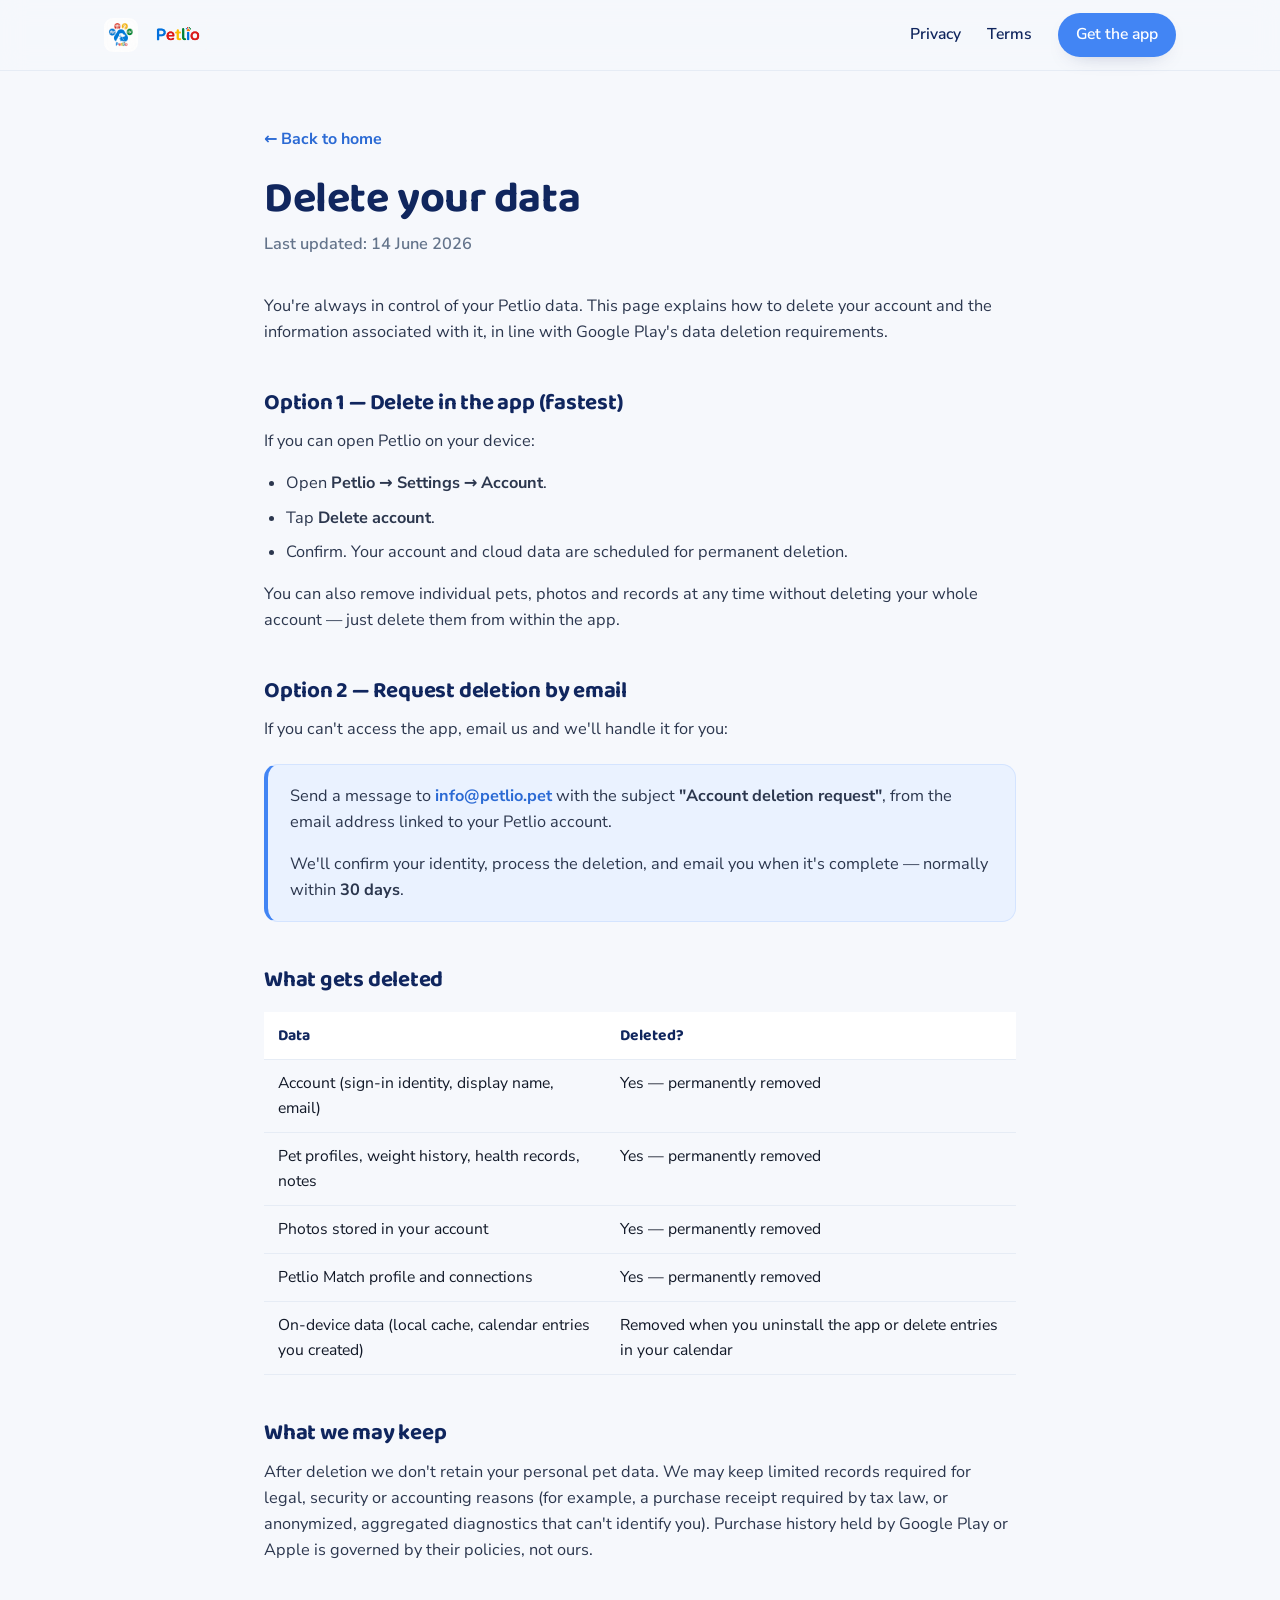
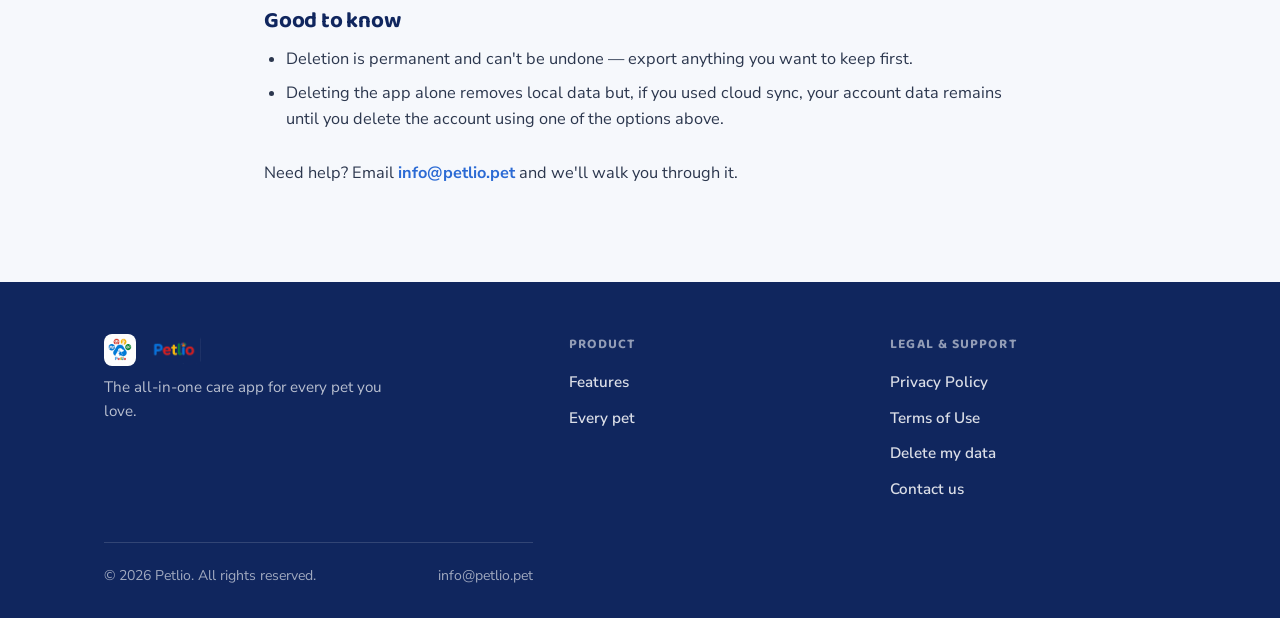
<file: delete-data.html>
<!DOCTYPE html>
<html lang="en">
<head>
<meta charset="UTF-8">
<meta name="viewport" content="width=device-width, initial-scale=1">
<title>Delete Your Data — Petlio</title>
<meta name="description" content="How to delete your Petlio account and associated data.">
<link rel="icon" href="assets/favicon.png" type="image/png">
<link rel="apple-touch-icon" href="assets/app_icon_192.png">
<link rel="preconnect" href="https://fonts.googleapis.com">
<link rel="preconnect" href="https://fonts.gstatic.com" crossorigin>
<link href="https://fonts.googleapis.com/css2?family=Baloo+2:wght@500;600;700;800&family=Nunito+Sans:opsz,wght@6..12,400;6..12,600;6..12,700&display=swap" rel="stylesheet">
<link rel="stylesheet" href="assets/styles.css">
</head>
<body>

<header class="site-head">
  <div class="wrap">
    <a class="brand" href="index.html"><img class="brand-ic" src="assets/app_icon_192.png" alt=""><img class="wordmark" src="assets/petlio_wordmark.png" alt="Petlio"></a>
    <nav class="nav" aria-label="Primary">
      <a href="privacy.html">Privacy</a>
      <a href="terms.html">Terms</a>
      <a href="index.html#get" class="nav-cta">Get the app</a>
    </nav>
  </div>
</header>

<main class="legal">
  <div class="wrap">
    <a class="back" href="index.html">← Back to home</a>
    <h1>Delete your data</h1>
    <p class="updated">Last updated: 14 June 2026</p>

    <p>You're always in control of your Petlio data. This page explains how to delete your account and the information associated with it, in line with Google Play's data deletion requirements.</p>

    <h2 id="in-app">Option 1 — Delete in the app (fastest)</h2>
    <p>If you can open Petlio on your device:</p>
    <ul>
      <li>Open <strong>Petlio → Settings → Account</strong>.</li>
      <li>Tap <strong>Delete account</strong>.</li>
      <li>Confirm. Your account and cloud data are scheduled for permanent deletion.</li>
    </ul>
    <p>You can also remove individual pets, photos and records at any time without deleting your whole account — just delete them from within the app.</p>

    <h2 id="email">Option 2 — Request deletion by email</h2>
    <p>If you can't access the app, email us and we'll handle it for you:</p>
    <div class="callout">
      <p>Send a message to <a class="mail" href="mailto:info@petlio.pet?subject=Account%20deletion%20request">info@petlio.pet</a> with the subject <strong>"Account deletion request"</strong>, from the email address linked to your Petlio account.</p>
      <p>We'll confirm your identity, process the deletion, and email you when it's complete — normally within <strong>30 days</strong>.</p>
    </div>

    <h2 id="what">What gets deleted</h2>
    <table>
      <thead><tr><th>Data</th><th>Deleted?</th></tr></thead>
      <tbody>
        <tr><td>Account (sign-in identity, display name, email)</td><td>Yes — permanently removed</td></tr>
        <tr><td>Pet profiles, weight history, health records, notes</td><td>Yes — permanently removed</td></tr>
        <tr><td>Photos stored in your account</td><td>Yes — permanently removed</td></tr>
        <tr><td>Petlio Match profile and connections</td><td>Yes — permanently removed</td></tr>
        <tr><td>On-device data (local cache, calendar entries you created)</td><td>Removed when you uninstall the app or delete entries in your calendar</td></tr>
      </tbody>
    </table>

    <h2 id="retention">What we may keep</h2>
    <p>After deletion we don't retain your personal pet data. We may keep limited records required for legal, security or accounting reasons (for example, a purchase receipt required by tax law, or anonymized, aggregated diagnostics that can't identify you). Purchase history held by Google Play or Apple is governed by their policies, not ours.</p>

    <h2 id="note">Good to know</h2>
    <ul>
      <li>Deletion is permanent and can't be undone — export anything you want to keep first.</li>
      <li>Deleting the app alone removes local data but, if you used cloud sync, your account data remains until you delete the account using one of the options above.</li>
    </ul>

    <p style="margin-top:28px">Need help? Email <a class="mail" href="mailto:info@petlio.pet">info@petlio.pet</a> and we'll walk you through it.</p>

  </div>
</main>

<footer class="site-foot">
  <div class="wrap">
    <div>
      <a class="brand" href="index.html"><img class="brand-ic" src="assets/app_icon_192.png" alt=""><img class="wordmark" src="assets/petlio_wordmark.png" alt="Petlio"></a>
      <p>The all-in-one care app for every pet you love.</p>
    </div>
    <div>
      <h4>Product</h4>
      <ul>
        <li><a href="index.html#features">Features</a></li>
        <li><a href="index.html#species">Every pet</a></li>
      </ul>
    </div>
    <div>
      <h4>Legal &amp; support</h4>
      <ul>
        <li><a href="privacy.html">Privacy Policy</a></li>
        <li><a href="terms.html">Terms of Use</a></li>
        <li><a href="delete-data.html">Delete my data</a></li>
        <li><a href="mailto:info@petlio.pet">Contact us</a></li>
      </ul>
    </div>
  </div>
  <div class="wrap"><div class="foot-base"><span>© 2026 Petlio. All rights reserved.</span><span>info@petlio.pet</span></div></div>
</footer>

</body>
</html>
</file>
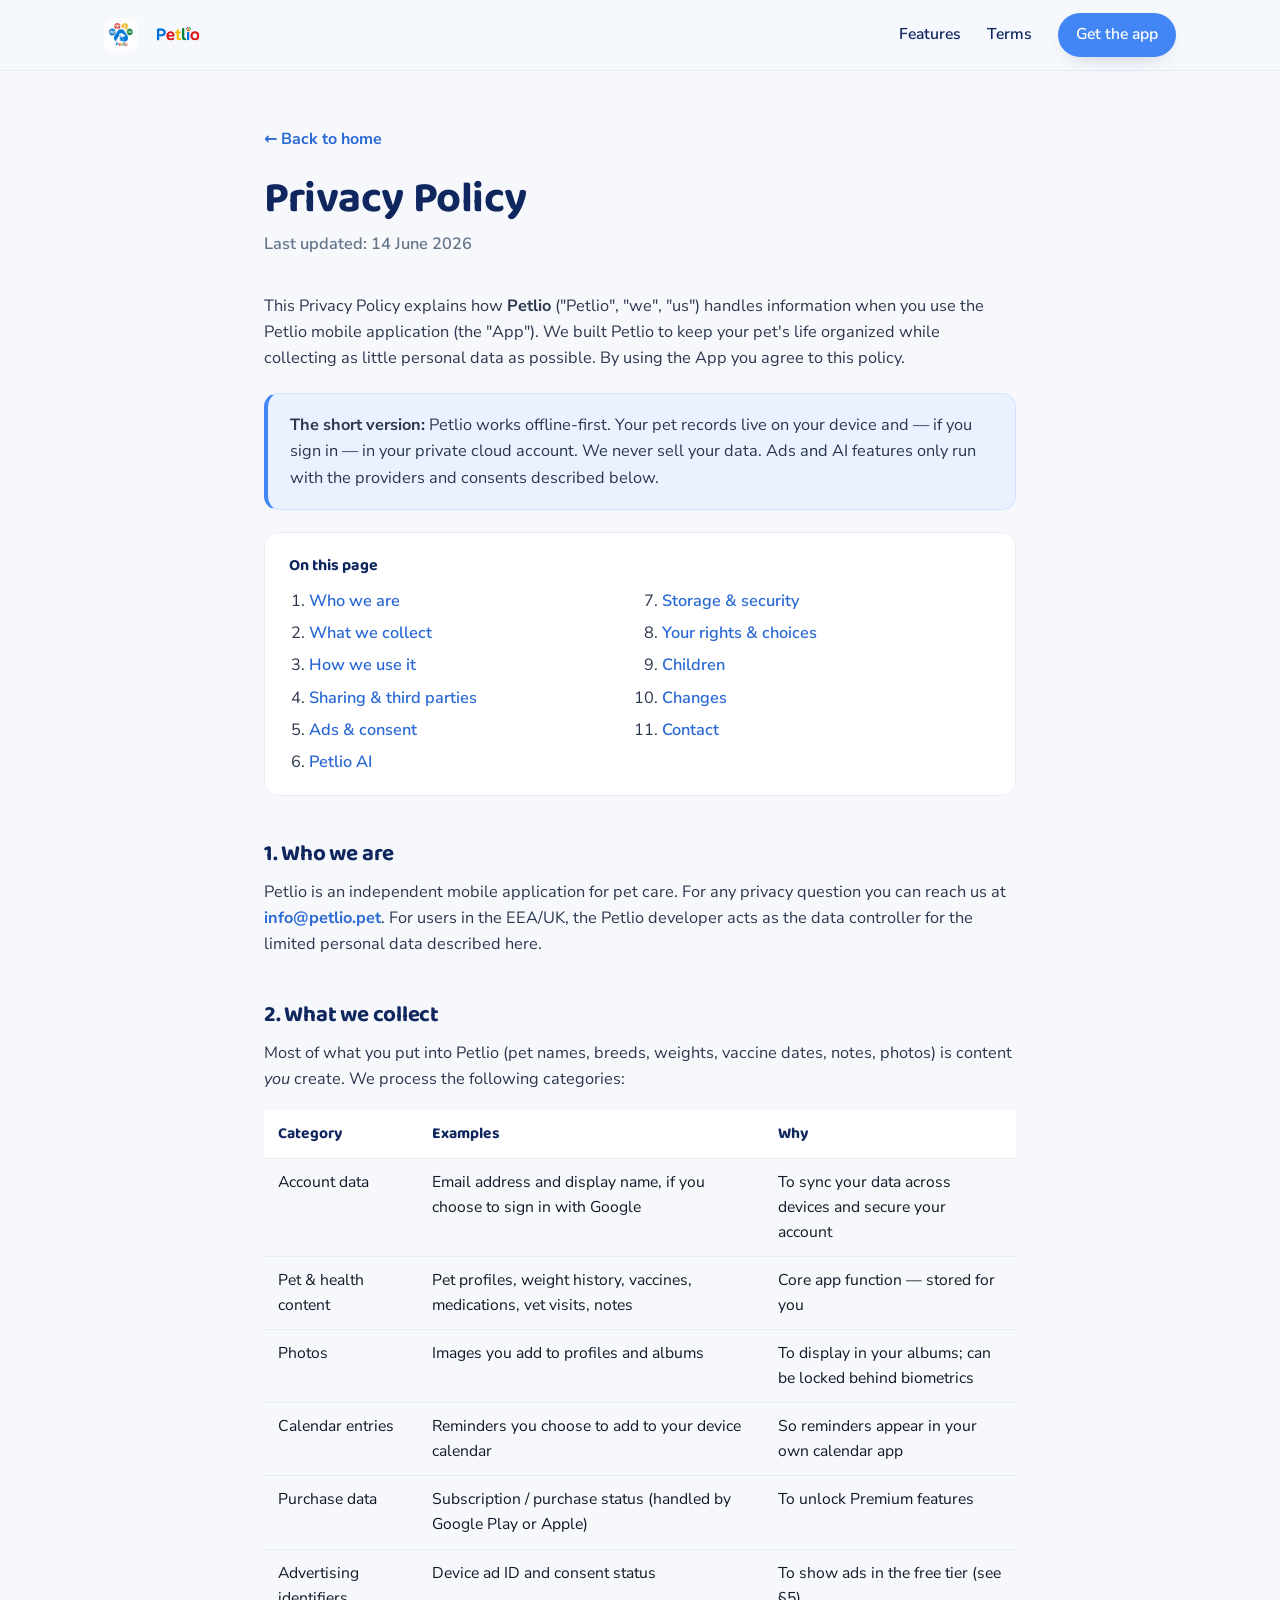
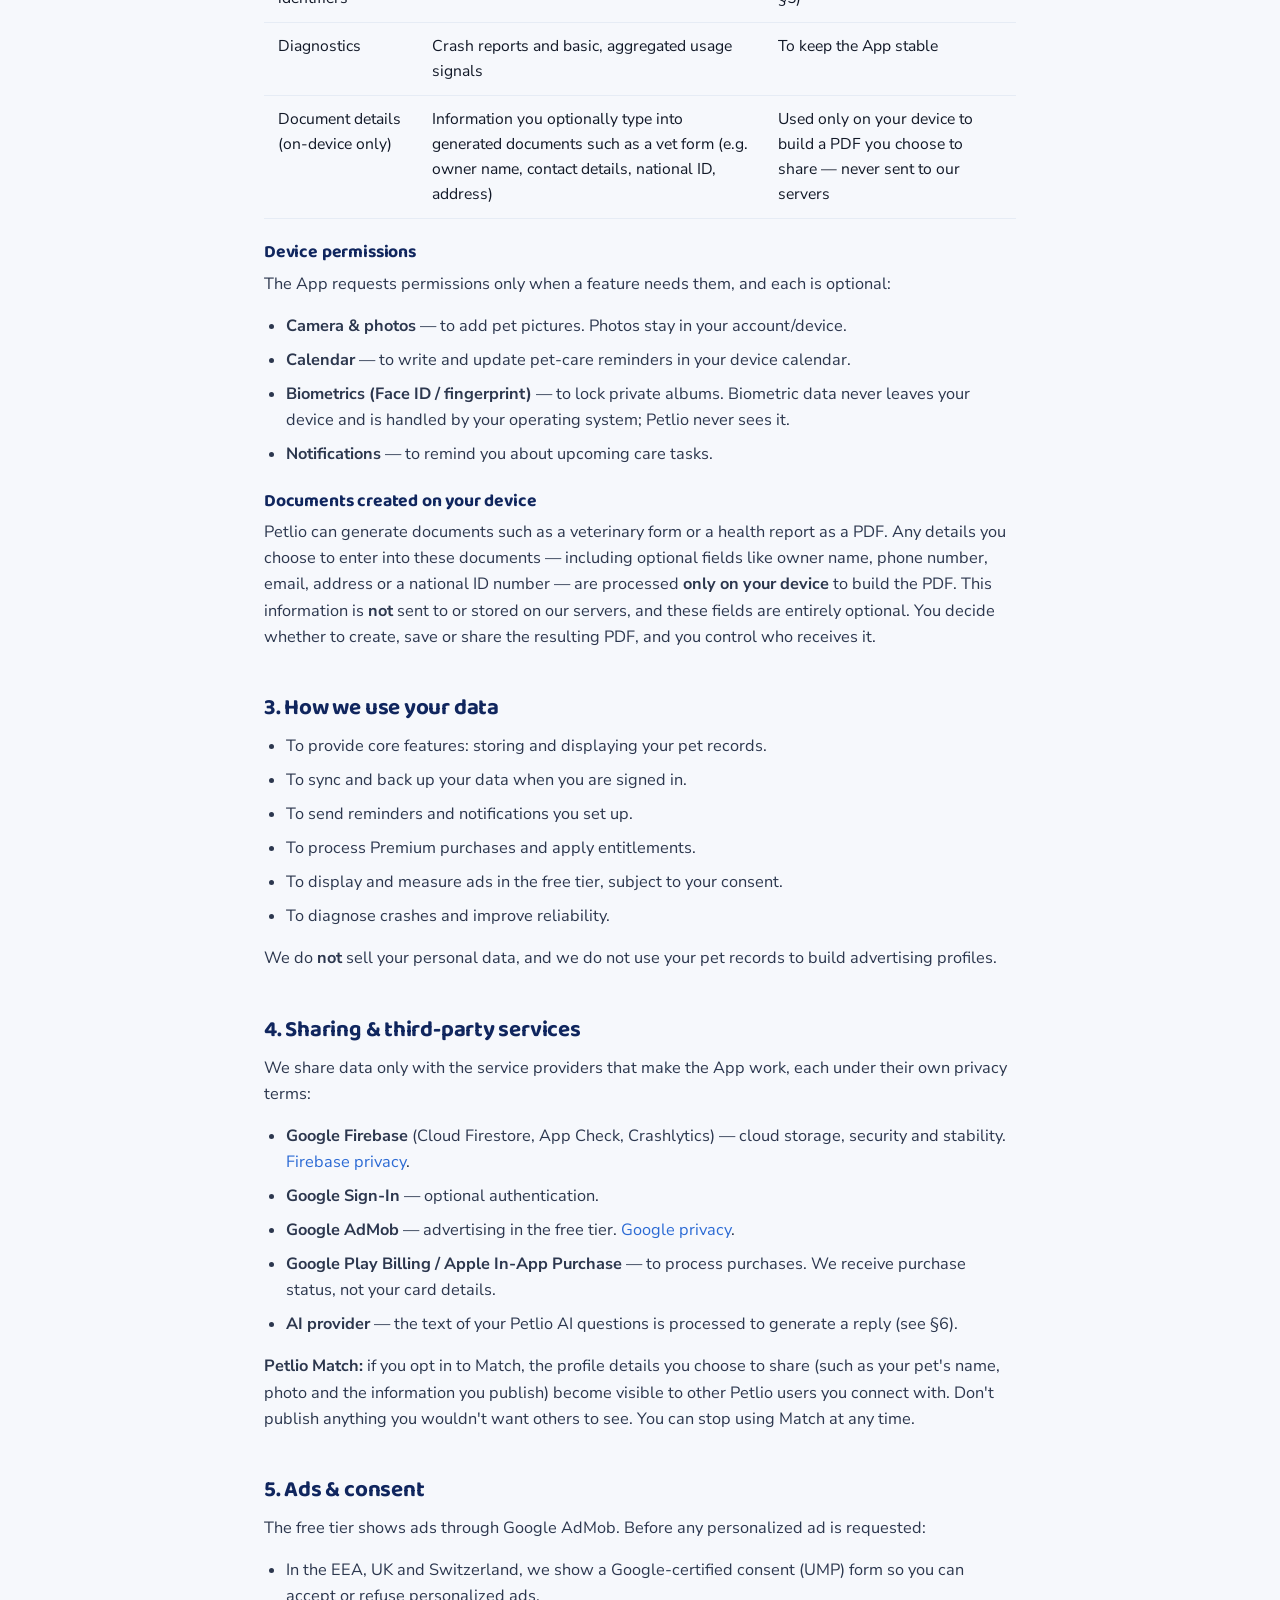
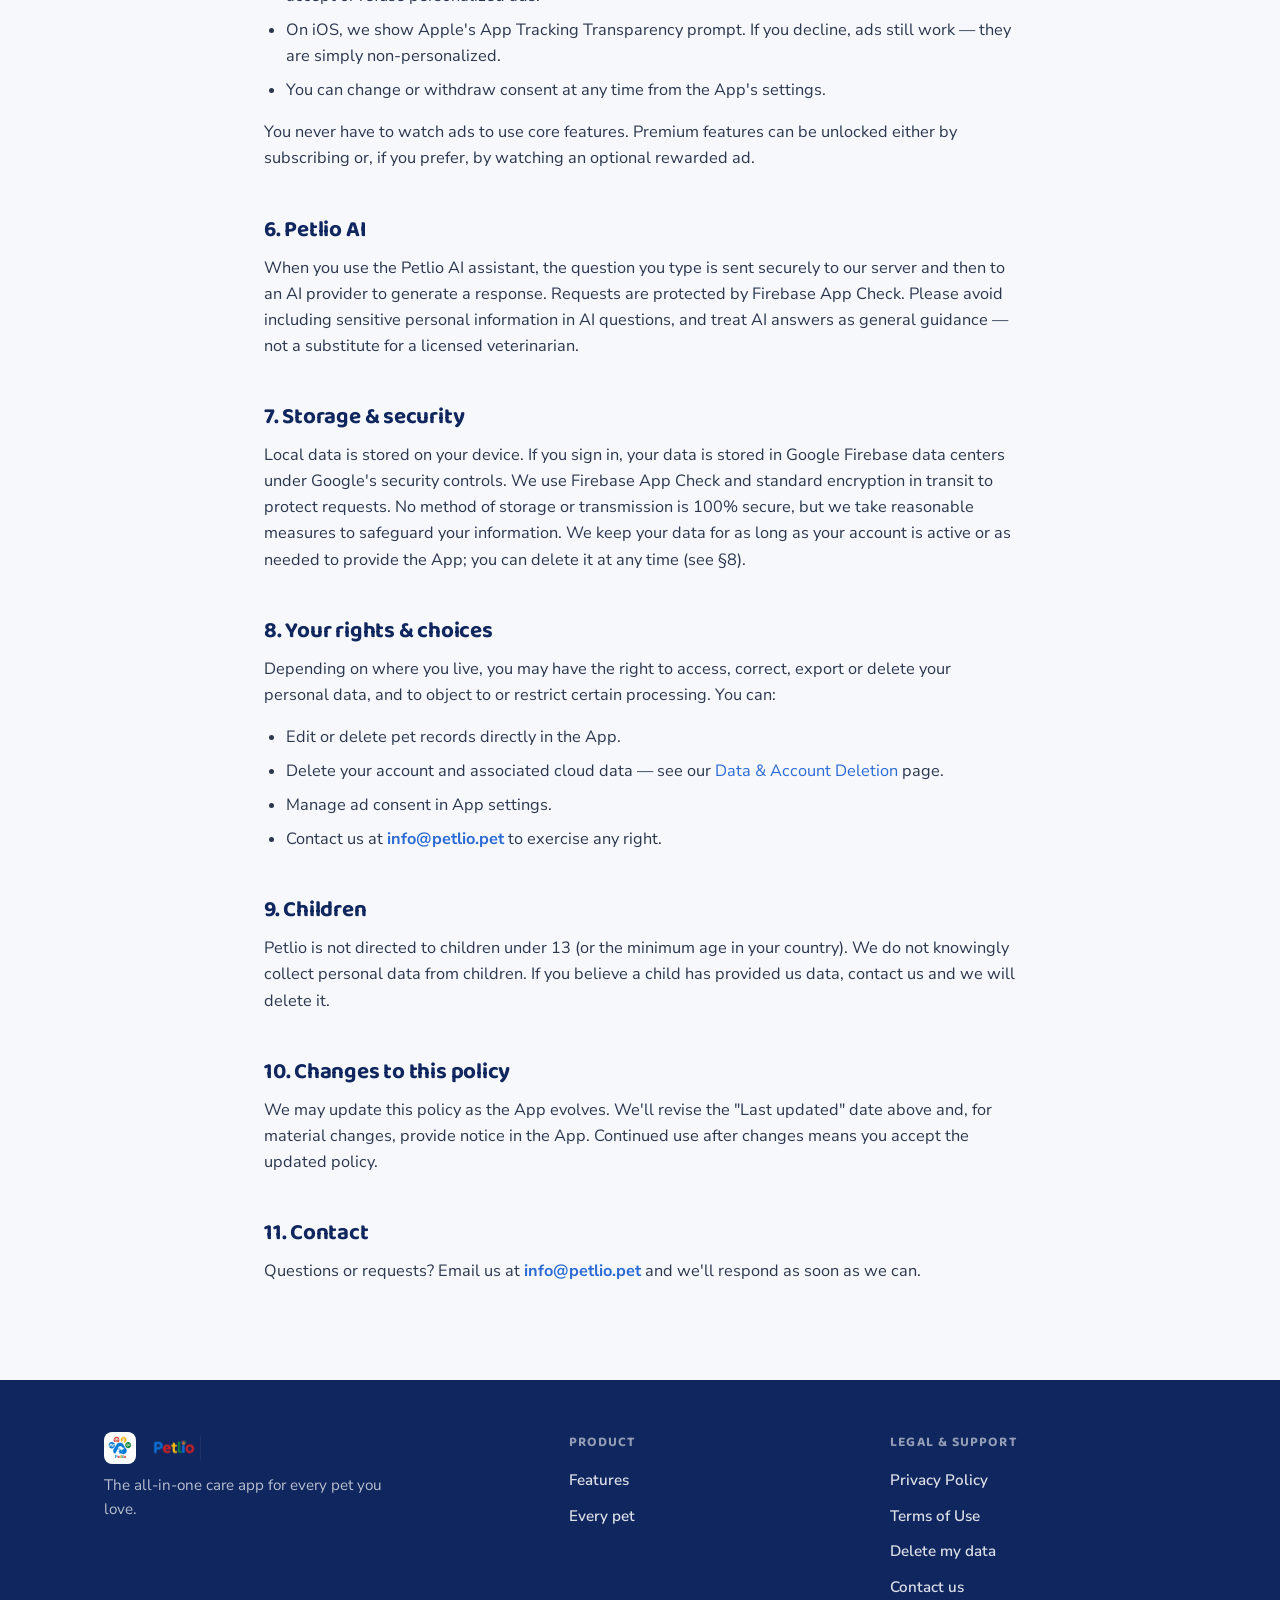
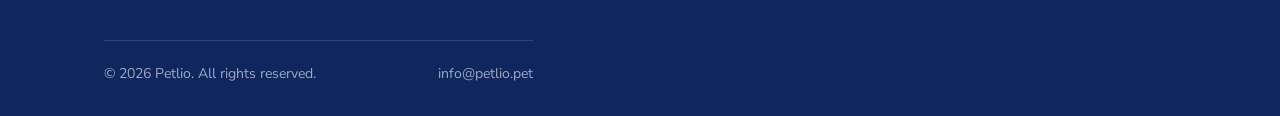
<file: privacy.html>
<!DOCTYPE html>
<html lang="en">
<head>
<meta charset="UTF-8">
<meta name="viewport" content="width=device-width, initial-scale=1">
<title>Privacy Policy — Petlio</title>
<meta name="description" content="How Petlio collects, uses and protects your data.">
<link rel="icon" href="assets/favicon.png" type="image/png">
<link rel="apple-touch-icon" href="assets/app_icon_192.png">
<link rel="preconnect" href="https://fonts.googleapis.com">
<link rel="preconnect" href="https://fonts.gstatic.com" crossorigin>
<link href="https://fonts.googleapis.com/css2?family=Baloo+2:wght@500;600;700;800&family=Nunito+Sans:opsz,wght@6..12,400;6..12,600;6..12,700&display=swap" rel="stylesheet">
<link rel="stylesheet" href="assets/styles.css">
</head>
<body>

<header class="site-head">
  <div class="wrap">
    <a class="brand" href="index.html"><img class="brand-ic" src="assets/app_icon_192.png" alt=""><img class="wordmark" src="assets/petlio_wordmark.png" alt="Petlio"></a>
    <nav class="nav" aria-label="Primary">
      <a href="index.html#features">Features</a>
      <a href="terms.html">Terms</a>
      <a href="index.html#get" class="nav-cta">Get the app</a>
    </nav>
  </div>
</header>

<main class="legal">
  <div class="wrap">
    <a class="back" href="index.html">← Back to home</a>
    <h1>Privacy Policy</h1>
    <p class="updated">Last updated: 14 June 2026</p>

    <p>This Privacy Policy explains how <strong>Petlio</strong> ("Petlio", "we", "us") handles information when you use the Petlio mobile application (the "App"). We built Petlio to keep your pet's life organized while collecting as little personal data as possible. By using the App you agree to this policy.</p>

    <div class="callout">
      <p><strong>The short version:</strong> Petlio works offline-first. Your pet records live on your device and — if you sign in — in your private cloud account. We never sell your data. Ads and AI features only run with the providers and consents described below.</p>
    </div>

    <div class="toc">
      <h4>On this page</h4>
      <ol>
        <li><a href="#who">Who we are</a></li>
        <li><a href="#data">What we collect</a></li>
        <li><a href="#use">How we use it</a></li>
        <li><a href="#sharing">Sharing &amp; third parties</a></li>
        <li><a href="#ads">Ads &amp; consent</a></li>
        <li><a href="#ai">Petlio AI</a></li>
        <li><a href="#storage">Storage &amp; security</a></li>
        <li><a href="#rights">Your rights &amp; choices</a></li>
        <li><a href="#children">Children</a></li>
        <li><a href="#changes">Changes</a></li>
        <li><a href="#contact">Contact</a></li>
      </ol>
    </div>

    <h2 id="who">1. Who we are</h2>
    <p>Petlio is an independent mobile application for pet care. For any privacy question you can reach us at <a class="mail" href="mailto:info@petlio.pet">info@petlio.pet</a>. For users in the EEA/UK, the Petlio developer acts as the data controller for the limited personal data described here.</p>

    <h2 id="data">2. What we collect</h2>
    <p>Most of what you put into Petlio (pet names, breeds, weights, vaccine dates, notes, photos) is content <em>you</em> create. We process the following categories:</p>

    <table>
      <thead><tr><th>Category</th><th>Examples</th><th>Why</th></tr></thead>
      <tbody>
        <tr><td>Account data</td><td>Email address and display name, if you choose to sign in with Google</td><td>To sync your data across devices and secure your account</td></tr>
        <tr><td>Pet &amp; health content</td><td>Pet profiles, weight history, vaccines, medications, vet visits, notes</td><td>Core app function — stored for you</td></tr>
        <tr><td>Photos</td><td>Images you add to profiles and albums</td><td>To display in your albums; can be locked behind biometrics</td></tr>
        <tr><td>Calendar entries</td><td>Reminders you choose to add to your device calendar</td><td>So reminders appear in your own calendar app</td></tr>
        <tr><td>Purchase data</td><td>Subscription / purchase status (handled by Google Play or Apple)</td><td>To unlock Premium features</td></tr>
        <tr><td>Advertising identifiers</td><td>Device ad ID and consent status</td><td>To show ads in the free tier (see §5)</td></tr>
        <tr><td>Diagnostics</td><td>Crash reports and basic, aggregated usage signals</td><td>To keep the App stable</td></tr>
        <tr><td>Document details (on-device only)</td><td>Information you optionally type into generated documents such as a vet form (e.g. owner name, contact details, national ID, address)</td><td>Used only on your device to build a PDF you choose to share — never sent to our servers</td></tr>
      </tbody>
    </table>

    <h3>Device permissions</h3>
    <p>The App requests permissions only when a feature needs them, and each is optional:</p>
    <ul>
      <li><strong>Camera &amp; photos</strong> — to add pet pictures. Photos stay in your account/device.</li>
      <li><strong>Calendar</strong> — to write and update pet-care reminders in your device calendar.</li>
      <li><strong>Biometrics (Face ID / fingerprint)</strong> — to lock private albums. Biometric data never leaves your device and is handled by your operating system; Petlio never sees it.</li>
      <li><strong>Notifications</strong> — to remind you about upcoming care tasks.</li>
    </ul>

    <h3>Documents created on your device</h3>
    <p>Petlio can generate documents such as a veterinary form or a health report as a PDF. Any details you choose to enter into these documents — including optional fields like owner name, phone number, email, address or a national ID number — are processed <strong>only on your device</strong> to build the PDF. This information is <strong>not</strong> sent to or stored on our servers, and these fields are entirely optional. You decide whether to create, save or share the resulting PDF, and you control who receives it.</p>

    <h2 id="use">3. How we use your data</h2>
    <ul>
      <li>To provide core features: storing and displaying your pet records.</li>
      <li>To sync and back up your data when you are signed in.</li>
      <li>To send reminders and notifications you set up.</li>
      <li>To process Premium purchases and apply entitlements.</li>
      <li>To display and measure ads in the free tier, subject to your consent.</li>
      <li>To diagnose crashes and improve reliability.</li>
    </ul>
    <p>We do <strong>not</strong> sell your personal data, and we do not use your pet records to build advertising profiles.</p>

    <h2 id="sharing">4. Sharing &amp; third-party services</h2>
    <p>We share data only with the service providers that make the App work, each under their own privacy terms:</p>
    <ul>
      <li><strong>Google Firebase</strong> (Cloud Firestore, App Check, Crashlytics) — cloud storage, security and stability. <a href="https://firebase.google.com/support/privacy" target="_blank" rel="noopener">Firebase privacy</a>.</li>
      <li><strong>Google Sign-In</strong> — optional authentication.</li>
      <li><strong>Google AdMob</strong> — advertising in the free tier. <a href="https://policies.google.com/privacy" target="_blank" rel="noopener">Google privacy</a>.</li>
      <li><strong>Google Play Billing / Apple In-App Purchase</strong> — to process purchases. We receive purchase status, not your card details.</li>
      <li><strong>AI provider</strong> — the text of your Petlio AI questions is processed to generate a reply (see §6).</li>
    </ul>
    <p><strong>Petlio Match:</strong> if you opt in to Match, the profile details you choose to share (such as your pet's name, photo and the information you publish) become visible to other Petlio users you connect with. Don't publish anything you wouldn't want others to see. You can stop using Match at any time.</p>

    <h2 id="ads">5. Ads &amp; consent</h2>
    <p>The free tier shows ads through Google AdMob. Before any personalized ad is requested:</p>
    <ul>
      <li>In the EEA, UK and Switzerland, we show a Google-certified consent (UMP) form so you can accept or refuse personalized ads.</li>
      <li>On iOS, we show Apple's App Tracking Transparency prompt. If you decline, ads still work — they are simply non-personalized.</li>
      <li>You can change or withdraw consent at any time from the App's settings.</li>
    </ul>
    <p>You never have to watch ads to use core features. Premium features can be unlocked either by subscribing or, if you prefer, by watching an optional rewarded ad.</p>

    <h2 id="ai">6. Petlio AI</h2>
    <p>When you use the Petlio AI assistant, the question you type is sent securely to our server and then to an AI provider to generate a response. Requests are protected by Firebase App Check. Please avoid including sensitive personal information in AI questions, and treat AI answers as general guidance — not a substitute for a licensed veterinarian.</p>

    <h2 id="storage">7. Storage &amp; security</h2>
    <p>Local data is stored on your device. If you sign in, your data is stored in Google Firebase data centers under Google's security controls. We use Firebase App Check and standard encryption in transit to protect requests. No method of storage or transmission is 100% secure, but we take reasonable measures to safeguard your information. We keep your data for as long as your account is active or as needed to provide the App; you can delete it at any time (see §8).</p>

    <h2 id="rights">8. Your rights &amp; choices</h2>
    <p>Depending on where you live, you may have the right to access, correct, export or delete your personal data, and to object to or restrict certain processing. You can:</p>
    <ul>
      <li>Edit or delete pet records directly in the App.</li>
      <li>Delete your account and associated cloud data — see our <a href="delete-data.html">Data &amp; Account Deletion</a> page.</li>
      <li>Manage ad consent in App settings.</li>
      <li>Contact us at <a class="mail" href="mailto:info@petlio.pet">info@petlio.pet</a> to exercise any right.</li>
    </ul>

    <h2 id="children">9. Children</h2>
    <p>Petlio is not directed to children under 13 (or the minimum age in your country). We do not knowingly collect personal data from children. If you believe a child has provided us data, contact us and we will delete it.</p>

    <h2 id="changes">10. Changes to this policy</h2>
    <p>We may update this policy as the App evolves. We'll revise the "Last updated" date above and, for material changes, provide notice in the App. Continued use after changes means you accept the updated policy.</p>

    <h2 id="contact">11. Contact</h2>
    <p>Questions or requests? Email us at <a class="mail" href="mailto:info@petlio.pet">info@petlio.pet</a> and we'll respond as soon as we can.</p>

  </div>
</main>

<footer class="site-foot">
  <div class="wrap">
    <div>
      <a class="brand" href="index.html"><img class="brand-ic" src="assets/app_icon_192.png" alt=""><img class="wordmark" src="assets/petlio_wordmark.png" alt="Petlio"></a>
      <p>The all-in-one care app for every pet you love.</p>
    </div>
    <div>
      <h4>Product</h4>
      <ul>
        <li><a href="index.html#features">Features</a></li>
        <li><a href="index.html#species">Every pet</a></li>
      </ul>
    </div>
    <div>
      <h4>Legal &amp; support</h4>
      <ul>
        <li><a href="privacy.html">Privacy Policy</a></li>
        <li><a href="terms.html">Terms of Use</a></li>
        <li><a href="delete-data.html">Delete my data</a></li>
        <li><a href="mailto:info@petlio.pet">Contact us</a></li>
      </ul>
    </div>
  </div>
  <div class="wrap"><div class="foot-base"><span>© 2026 Petlio. All rights reserved.</span><span>info@petlio.pet</span></div></div>
</footer>

</body>
</html>
</file>
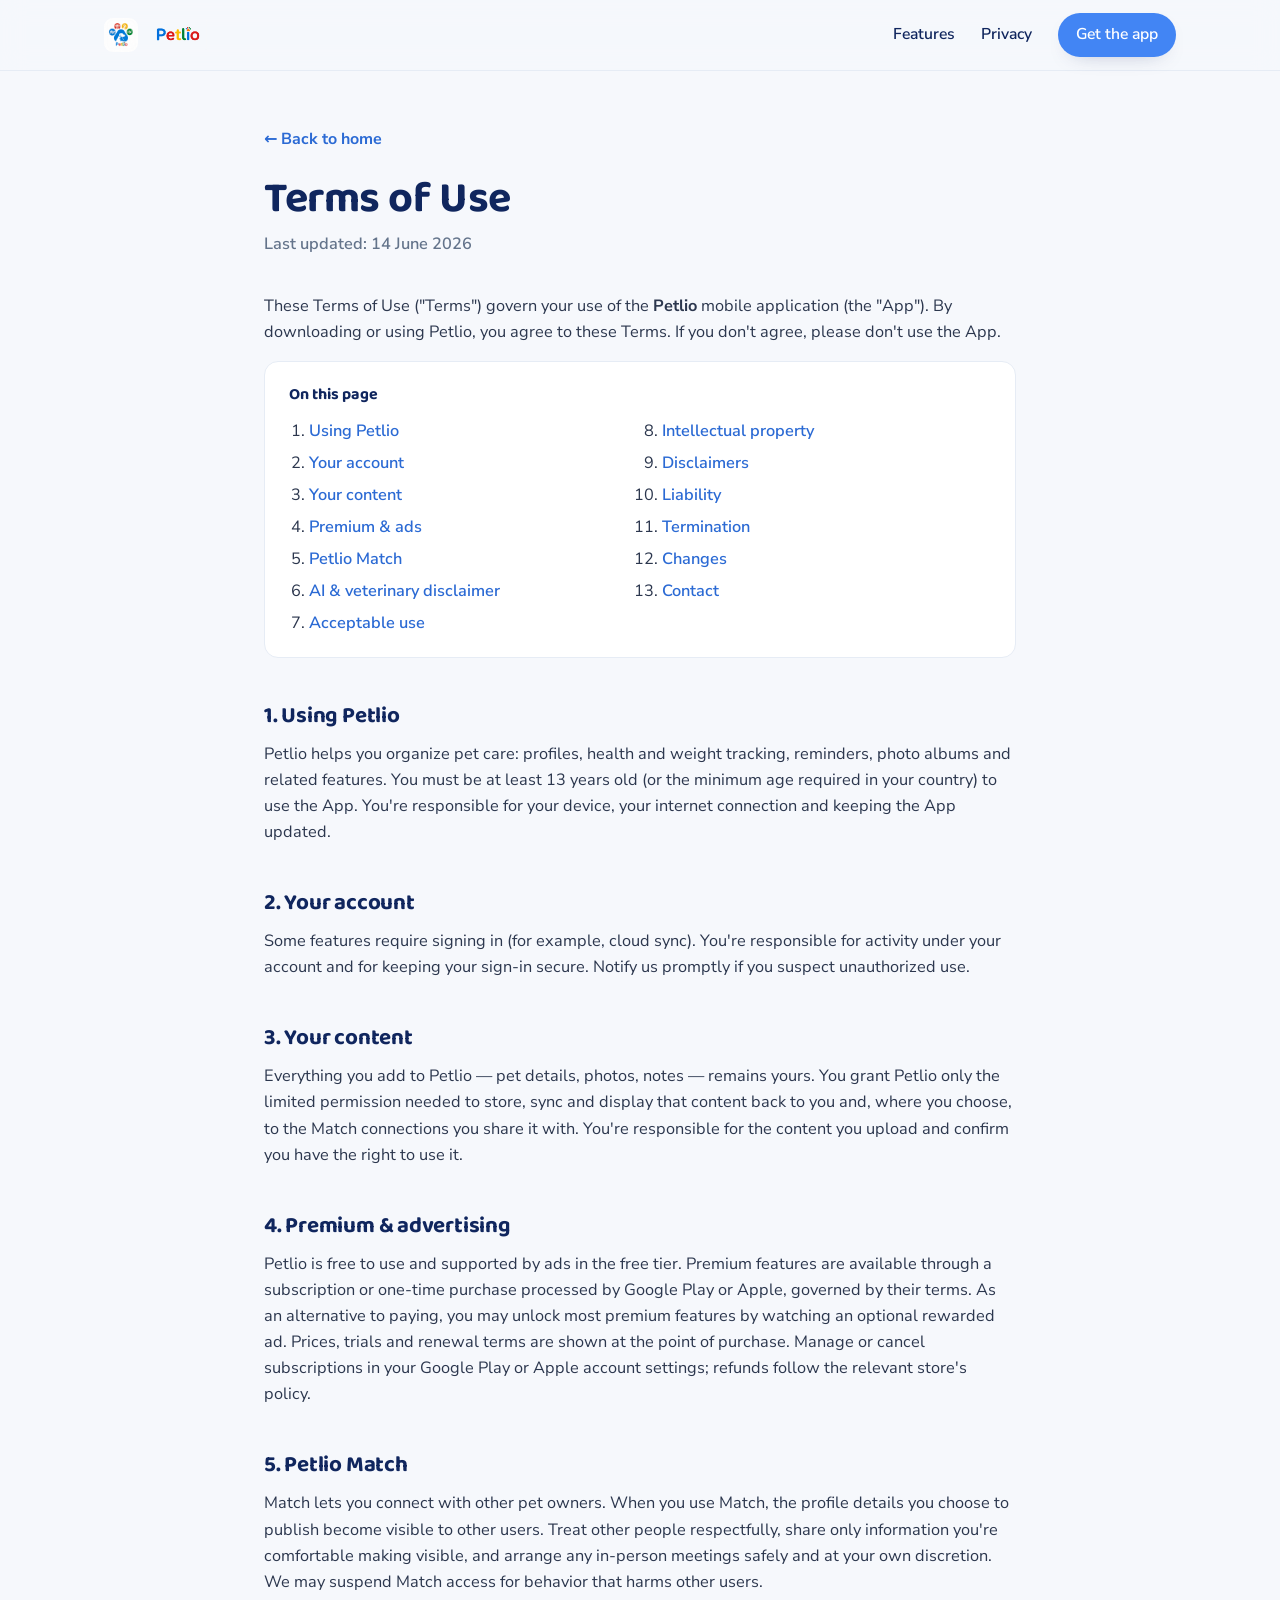
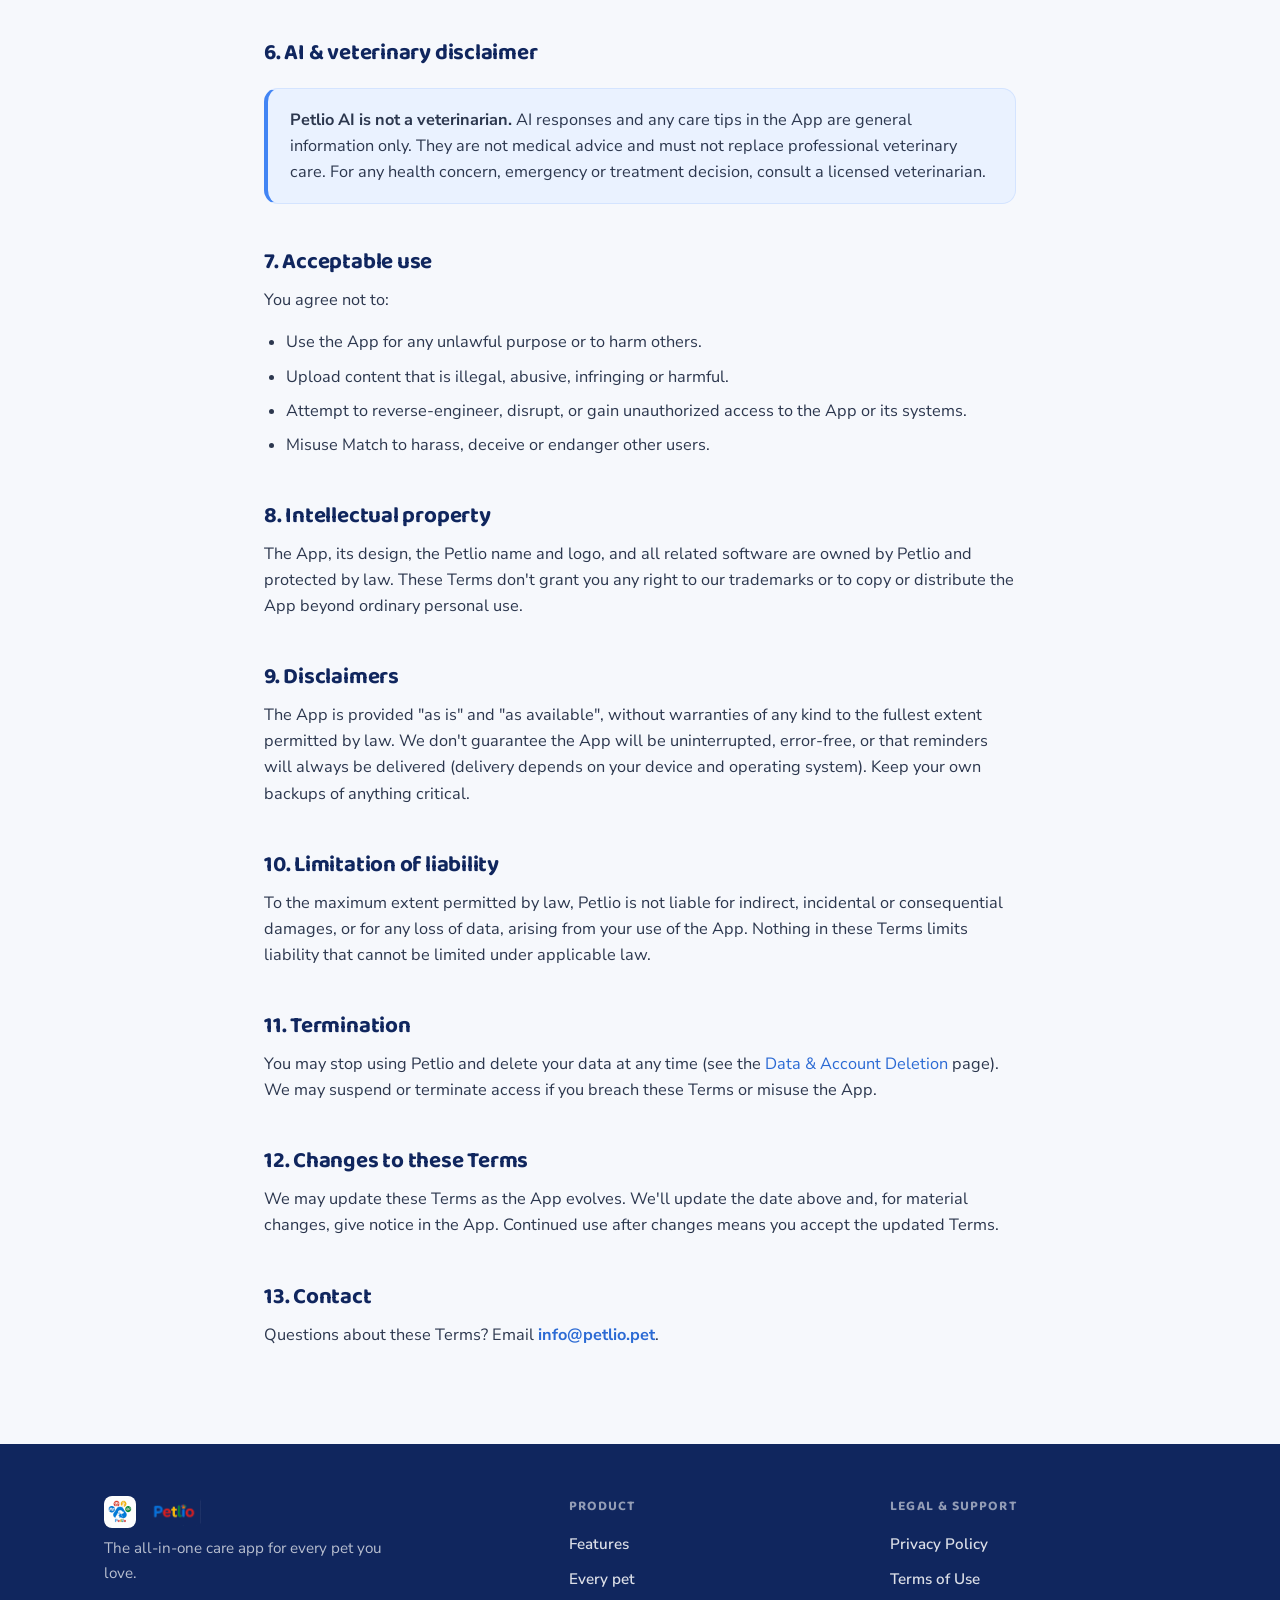
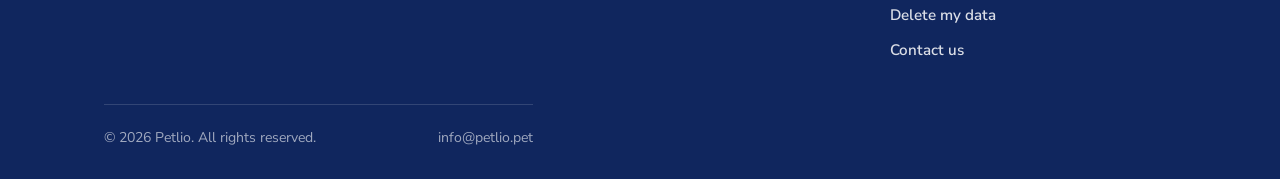
<file: terms.html>
<!DOCTYPE html>
<html lang="en">
<head>
<meta charset="UTF-8">
<meta name="viewport" content="width=device-width, initial-scale=1">
<title>Terms of Use — Petlio</title>
<meta name="description" content="The terms that govern your use of the Petlio app.">
<link rel="icon" href="assets/favicon.png" type="image/png">
<link rel="apple-touch-icon" href="assets/app_icon_192.png">
<link rel="preconnect" href="https://fonts.googleapis.com">
<link rel="preconnect" href="https://fonts.gstatic.com" crossorigin>
<link href="https://fonts.googleapis.com/css2?family=Baloo+2:wght@500;600;700;800&family=Nunito+Sans:opsz,wght@6..12,400;6..12,600;6..12,700&display=swap" rel="stylesheet">
<link rel="stylesheet" href="assets/styles.css">
</head>
<body>

<header class="site-head">
  <div class="wrap">
    <a class="brand" href="index.html"><img class="brand-ic" src="assets/app_icon_192.png" alt=""><img class="wordmark" src="assets/petlio_wordmark.png" alt="Petlio"></a>
    <nav class="nav" aria-label="Primary">
      <a href="index.html#features">Features</a>
      <a href="privacy.html">Privacy</a>
      <a href="index.html#get" class="nav-cta">Get the app</a>
    </nav>
  </div>
</header>

<main class="legal">
  <div class="wrap">
    <a class="back" href="index.html">← Back to home</a>
    <h1>Terms of Use</h1>
    <p class="updated">Last updated: 14 June 2026</p>

    <p>These Terms of Use ("Terms") govern your use of the <strong>Petlio</strong> mobile application (the "App"). By downloading or using Petlio, you agree to these Terms. If you don't agree, please don't use the App.</p>

    <div class="toc">
      <h4>On this page</h4>
      <ol>
        <li><a href="#use">Using Petlio</a></li>
        <li><a href="#account">Your account</a></li>
        <li><a href="#content">Your content</a></li>
        <li><a href="#premium">Premium &amp; ads</a></li>
        <li><a href="#match">Petlio Match</a></li>
        <li><a href="#ai">AI &amp; veterinary disclaimer</a></li>
        <li><a href="#conduct">Acceptable use</a></li>
        <li><a href="#ip">Intellectual property</a></li>
        <li><a href="#warranty">Disclaimers</a></li>
        <li><a href="#liability">Liability</a></li>
        <li><a href="#term">Termination</a></li>
        <li><a href="#changes">Changes</a></li>
        <li><a href="#contact">Contact</a></li>
      </ol>
    </div>

    <h2 id="use">1. Using Petlio</h2>
    <p>Petlio helps you organize pet care: profiles, health and weight tracking, reminders, photo albums and related features. You must be at least 13 years old (or the minimum age required in your country) to use the App. You're responsible for your device, your internet connection and keeping the App updated.</p>

    <h2 id="account">2. Your account</h2>
    <p>Some features require signing in (for example, cloud sync). You're responsible for activity under your account and for keeping your sign-in secure. Notify us promptly if you suspect unauthorized use.</p>

    <h2 id="content">3. Your content</h2>
    <p>Everything you add to Petlio — pet details, photos, notes — remains yours. You grant Petlio only the limited permission needed to store, sync and display that content back to you and, where you choose, to the Match connections you share it with. You're responsible for the content you upload and confirm you have the right to use it.</p>

    <h2 id="premium">4. Premium &amp; advertising</h2>
    <p>Petlio is free to use and supported by ads in the free tier. Premium features are available through a subscription or one-time purchase processed by Google Play or Apple, governed by their terms. As an alternative to paying, you may unlock most premium features by watching an optional rewarded ad. Prices, trials and renewal terms are shown at the point of purchase. Manage or cancel subscriptions in your Google Play or Apple account settings; refunds follow the relevant store's policy.</p>

    <h2 id="match">5. Petlio Match</h2>
    <p>Match lets you connect with other pet owners. When you use Match, the profile details you choose to publish become visible to other users. Treat other people respectfully, share only information you're comfortable making visible, and arrange any in-person meetings safely and at your own discretion. We may suspend Match access for behavior that harms other users.</p>

    <h2 id="ai">6. AI &amp; veterinary disclaimer</h2>
    <div class="callout">
      <p><strong>Petlio AI is not a veterinarian.</strong> AI responses and any care tips in the App are general information only. They are not medical advice and must not replace professional veterinary care. For any health concern, emergency or treatment decision, consult a licensed veterinarian.</p>
    </div>

    <h2 id="conduct">7. Acceptable use</h2>
    <p>You agree not to:</p>
    <ul>
      <li>Use the App for any unlawful purpose or to harm others.</li>
      <li>Upload content that is illegal, abusive, infringing or harmful.</li>
      <li>Attempt to reverse-engineer, disrupt, or gain unauthorized access to the App or its systems.</li>
      <li>Misuse Match to harass, deceive or endanger other users.</li>
    </ul>

    <h2 id="ip">8. Intellectual property</h2>
    <p>The App, its design, the Petlio name and logo, and all related software are owned by Petlio and protected by law. These Terms don't grant you any right to our trademarks or to copy or distribute the App beyond ordinary personal use.</p>

    <h2 id="warranty">9. Disclaimers</h2>
    <p>The App is provided "as is" and "as available", without warranties of any kind to the fullest extent permitted by law. We don't guarantee the App will be uninterrupted, error-free, or that reminders will always be delivered (delivery depends on your device and operating system). Keep your own backups of anything critical.</p>

    <h2 id="liability">10. Limitation of liability</h2>
    <p>To the maximum extent permitted by law, Petlio is not liable for indirect, incidental or consequential damages, or for any loss of data, arising from your use of the App. Nothing in these Terms limits liability that cannot be limited under applicable law.</p>

    <h2 id="term">11. Termination</h2>
    <p>You may stop using Petlio and delete your data at any time (see the <a href="delete-data.html">Data &amp; Account Deletion</a> page). We may suspend or terminate access if you breach these Terms or misuse the App.</p>

    <h2 id="changes">12. Changes to these Terms</h2>
    <p>We may update these Terms as the App evolves. We'll update the date above and, for material changes, give notice in the App. Continued use after changes means you accept the updated Terms.</p>

    <h2 id="contact">13. Contact</h2>
    <p>Questions about these Terms? Email <a class="mail" href="mailto:info@petlio.pet">info@petlio.pet</a>.</p>

  </div>
</main>

<footer class="site-foot">
  <div class="wrap">
    <div>
      <a class="brand" href="index.html"><img class="brand-ic" src="assets/app_icon_192.png" alt=""><img class="wordmark" src="assets/petlio_wordmark.png" alt="Petlio"></a>
      <p>The all-in-one care app for every pet you love.</p>
    </div>
    <div>
      <h4>Product</h4>
      <ul>
        <li><a href="index.html#features">Features</a></li>
        <li><a href="index.html#species">Every pet</a></li>
      </ul>
    </div>
    <div>
      <h4>Legal &amp; support</h4>
      <ul>
        <li><a href="privacy.html">Privacy Policy</a></li>
        <li><a href="terms.html">Terms of Use</a></li>
        <li><a href="delete-data.html">Delete my data</a></li>
        <li><a href="mailto:info@petlio.pet">Contact us</a></li>
      </ul>
    </div>
  </div>
  <div class="wrap"><div class="foot-base"><span>© 2026 Petlio. All rights reserved.</span><span>info@petlio.pet</span></div></div>
</footer>

</body>
</html>
</file>
<file: assets/styles.css>
/* ============================================================
   Petlio — shared stylesheet
   Brand: blue paw + four-species ring (dog / bird / turtle / fish)
   Display: Baloo 2 · Body: Nunito Sans
   ============================================================ */

:root {
  --blue:   #4285F4;
  --blue-d: #2b6ad4;
  --navy:   #10265E;
  --red:    #EA4335;
  --yellow: #FBBC05;
  --green:  #34A853;

  --ink:    #111827;
  --muted:  #64748B;
  --line:   #E6ECF5;
  --bg:     #F6F8FC;
  --surface:#FFFFFF;
  --soft:   #EAF2FF;

  --radius: 20px;
  --radius-sm: 14px;
  --shadow: 0 18px 40px -22px rgba(16,38,94,.35);
  --shadow-sm: 0 8px 22px -14px rgba(16,38,94,.4);
  --maxw: 1120px;
  --ease: cubic-bezier(.22,.61,.36,1);
}

* { box-sizing: border-box; }

html { scroll-behavior: smooth; }

body {
  margin: 0;
  font-family: "Nunito Sans", system-ui, -apple-system, "Segoe UI", sans-serif;
  color: var(--ink);
  background: var(--bg);
  line-height: 1.6;
  -webkit-font-smoothing: antialiased;
  text-rendering: optimizeLegibility;
}

h1, h2, h3, .display {
  font-family: "Baloo 2", system-ui, sans-serif;
  font-weight: 700;
  line-height: 1.12;
  letter-spacing: -.01em;
  color: var(--navy);
  margin: 0;
}

a { color: var(--blue-d); text-decoration: none; }
a:hover { text-decoration: underline; }

p { margin: 0 0 1rem; }

.wrap { width: 100%; max-width: var(--maxw); margin: 0 auto; padding: 0 24px; }

.sr-only {
  position: absolute; width: 1px; height: 1px; padding: 0; margin: -1px;
  overflow: hidden; clip: rect(0,0,0,0); border: 0;
}

/* ---------- header ---------- */
.site-head {
  position: sticky; top: 0; z-index: 50;
  background: rgba(246,248,252,.82);
  backdrop-filter: saturate(160%) blur(12px);
  border-bottom: 1px solid var(--line);
}
.site-head .wrap {
  display: flex; align-items: center; justify-content: space-between;
  height: 70px;
}
.brand { display: flex; align-items: center; gap: 11px; font-family: "Baloo 2"; font-weight: 800;
  font-size: 1.35rem; color: var(--navy); }
.brand:hover { text-decoration: none; }
.brand img { width: 38px; height: 38px; border-radius: 9px; }
.brand .wm { letter-spacing: -.01em; }
.brand .dot-blue { color: var(--blue); }

/* colored wordmark logo (crisp at any size) */
.brand img.wordmark { height: 32px; width: auto; border-radius: 0; }
.site-foot .brand img.wordmark { height: 30px; }
.brand img.brand-ic { width: 34px; height: 34px; border-radius: 9px; }
.site-foot .brand img.brand-ic { width: 32px; height: 32px; }
.brand { display: inline-flex; align-items: center; gap: 9px; }
.logo-word { font-family: "Baloo 2"; font-weight: 800; font-size: 1.5rem; letter-spacing: -.02em; line-height: 1; display: inline-flex; direction: ltr; }
.logo-word span:nth-child(1){ color: var(--blue); }
.logo-word span:nth-child(2){ color: var(--red); }
.logo-word span:nth-child(3){ color: var(--yellow); }
.logo-word span:nth-child(4){ color: var(--green); }
.logo-word span:nth-child(5){ color: var(--blue); }
.logo-word span:nth-child(6){ color: var(--red); }
.site-foot .logo-word { font-size: 1.3rem; }

/* language switcher */
.lang-switch { position: relative; }
.lang-btn {
  display: inline-flex; align-items: center; gap: 7px; background: #fff; border: 1px solid var(--line);
  border-radius: 999px; padding: 7px 13px; font-family: "Nunito Sans"; font-weight: 700; font-size: .9rem;
  color: var(--navy); cursor: pointer; transition: border-color .2s;
}
.lang-btn:hover { border-color: var(--blue); }
.lang-btn svg { width: 16px; height: 16px; }
.lang-menu {
  position: absolute; top: calc(100% + 8px); right: 0; background: #fff; border: 1px solid var(--line);
  border-radius: 14px; box-shadow: var(--shadow); padding: 8px; display: none; grid-template-columns: 1fr 1fr;
  gap: 2px; width: 320px; max-height: 60vh; overflow-y: auto; z-index: 100;
}
.lang-menu.open { display: grid; }
.lang-menu button {
  text-align: left; background: none; border: none; border-radius: 9px; padding: 9px 12px; cursor: pointer;
  font-family: "Nunito Sans"; font-size: .92rem; color: var(--ink); display: flex; align-items: center; gap: 9px;
}
.lang-menu button:hover { background: var(--soft); }
.lang-menu button.active { background: var(--soft); color: var(--blue-d); font-weight: 700; }
.lang-menu button .flag { font-size: 1.1rem; }

[dir="rtl"] .hero .wrap, [dir="rtl"] .share .wrap, [dir="rtl"] .fair .wrap { direction: rtl; }
[dir="rtl"] .hero .lede, [dir="rtl"] .section-head { text-align: inherit; }
[dir="rtl"] .nav { flex-direction: row-reverse; }
[dir="rtl"] .hero h1 .mark::after { left: 0; right: 0; }

@media (max-width: 720px) {
  .lang-menu { grid-template-columns: 1fr; width: 240px; }
}

.nav { display: flex; align-items: center; gap: 26px; }
.nav a { color: var(--navy); font-weight: 600; font-size: .98rem; }
.nav a:hover { color: var(--blue-d); text-decoration: none; }
.nav .nav-cta {
  background: var(--blue); color: #fff; padding: 9px 18px; border-radius: 999px;
  box-shadow: var(--shadow-sm); transition: transform .2s var(--ease), background .2s;
}
.nav .nav-cta:hover { background: var(--blue-d); transform: translateY(-1px); text-decoration: none; }
.nav-toggle { display: none; }

/* ---------- hero ---------- */
.hero { padding: 64px 0 36px; overflow: hidden; }
.hero .wrap { display: grid; grid-template-columns: 1.05fr .95fr; gap: 48px; align-items: center; }
.hero .eyebrow {
  display: inline-flex; align-items: center; gap: 8px;
  font-weight: 700; font-size: .8rem; letter-spacing: .08em; text-transform: uppercase;
  color: var(--blue-d); background: var(--soft); padding: 7px 14px; border-radius: 999px;
  margin-bottom: 20px;
}
.hero h1 { font-size: clamp(2.3rem, 5vw, 3.5rem); font-weight: 800; }
.hero h1 .mark { position: relative; white-space: nowrap; }
.hero h1 .mark::after {
  content: ""; position: absolute; left: 0; right: 0; bottom: .08em; height: .28em;
  background: var(--yellow); opacity: .55; border-radius: 4px; z-index: -1;
}
.hero .lede { font-size: 1.14rem; color: var(--muted); max-width: 36ch; margin: 20px 0 30px; }

.cta-row { display: flex; flex-wrap: wrap; gap: 14px; align-items: center; }
.store-btn {
  display: inline-flex; align-items: center; gap: 11px;
  background: var(--navy); color: #fff; padding: 13px 22px; border-radius: var(--radius-sm);
  font-weight: 700; box-shadow: var(--shadow-sm); transition: transform .2s var(--ease), background .2s;
}
.store-btn:hover { transform: translateY(-2px); background: #16306f; text-decoration: none; }
.store-btn small { display: block; font-weight: 600; font-size: .68rem; opacity: .8; line-height: 1; margin-bottom: 2px; }
.store-btn span { font-size: 1.05rem; line-height: 1.1; }
.store-btn.ghost { background: #fff; color: var(--navy); border: 1px solid var(--line); box-shadow: none; }
.store-btn.ghost:hover { background: #fff; border-color: var(--blue); }
.store-btn svg { width: 22px; height: 22px; flex: none; }
.hero .soon { font-size: .82rem; color: var(--muted); margin-top: 14px; }

/* ---------- species ring (signature) ---------- */
.ring { position: relative; width: min(440px, 88vw); aspect-ratio: 1; margin: 0 auto; }
.ring .core {
  position: absolute; inset: 29%; border-radius: 50%;
  overflow: hidden;
  background: #fff;
  box-shadow: 0 24px 60px -26px rgba(16,38,94,.55), inset 0 0 0 5px #fff, 0 0 0 3px var(--blue);
}
.ring .core img { width: 100%; height: 100%; object-fit: cover; display: block; }
.ring .node {
  position: absolute; width: 30%; aspect-ratio: 1; border-radius: 50%;
  overflow: hidden; box-shadow: 0 16px 34px -16px rgba(16,38,94,.5), inset 0 0 0 4px #fff;
  border: 3px solid currentColor;
  animation: float 6s var(--ease) infinite;
  transition: transform .35s var(--ease);
}
.ring .node img { width: 100%; height: 100%; object-fit: cover; display: block; }
.ring .node:hover { transform: scale(1.07); }
.ring .n1 { top: -2%;  left: 35%; color: var(--red);    animation-delay: 0s; }
.ring .n2 { top: 30%;  right: -3%; color: var(--green);  animation-delay: .8s; }
.ring .n3 { bottom: -2%; left: 35%; color: var(--yellow); animation-delay: 1.6s; }
.ring .n4 { top: 30%;  left: -3%; color: var(--blue);   animation-delay: 2.4s; }

@keyframes float { 0%,100% { transform: translateY(0); } 50% { transform: translateY(-10px); } }

/* ---------- trust strip ---------- */
.strip { border-top: 1px solid var(--line); border-bottom: 1px solid var(--line); background: #fff; }
.strip .wrap { display: flex; flex-wrap: wrap; gap: 14px 40px; justify-content: center; padding: 22px 24px; }
.strip span { font-weight: 700; color: var(--navy); display: inline-flex; align-items: center; gap: 9px; font-size: .96rem; }
.strip svg { width: 19px; height: 19px; color: var(--green); }

/* ---------- sections ---------- */
section { padding: 72px 0; }
.section-head { max-width: 60ch; margin: 0 auto 48px; text-align: center; }
.section-head .kicker {
  font-weight: 800; font-size: .8rem; letter-spacing: .1em; text-transform: uppercase;
  color: var(--blue-d); margin-bottom: 12px; display: block;
}
.section-head h2 { font-size: clamp(1.7rem, 3.4vw, 2.4rem); }
.section-head p { color: var(--muted); font-size: 1.08rem; margin-top: 14px; }

/* feature grid */
.features { display: grid; grid-template-columns: repeat(3, 1fr); gap: 22px; }
.card {
  background: var(--surface); border: 1px solid var(--line); border-radius: var(--radius);
  padding: 26px 24px; transition: transform .25s var(--ease), box-shadow .25s;
}
.card:hover { transform: translateY(-4px); box-shadow: var(--shadow); }
.card .ic {
  width: 50px; height: 50px; border-radius: 14px; display: grid; place-items: center;
  margin-bottom: 18px;
}
.card .ic svg { width: 26px; height: 26px; }
.ic.b { background: var(--soft); color: var(--blue-d); }
.ic.g { background: #EAF7EF; color: var(--green); }
.ic.y { background: #FFF7D6; color: #B8860B; }
.ic.r { background: #FFEEEE; color: var(--red); }
.card h3 { font-size: 1.18rem; margin-bottom: 8px; }
.card p { color: var(--muted); font-size: .98rem; margin: 0; }

/* species band */
.species { background: #fff; border-top: 1px solid var(--line); border-bottom: 1px solid var(--line); }
.species-grid { display: grid; grid-template-columns: repeat(5, 1fr); gap: 18px; }
.species-grid figure { margin: 0; text-align: center; }
.species-grid .ph {
  width: 100%; aspect-ratio: 1; border-radius: var(--radius); overflow: hidden;
  border: 1px solid var(--line); box-shadow: var(--shadow-sm); position: relative;
}
.species-grid .ph::after {
  content: ""; position: absolute; inset: 0; border-radius: var(--radius);
  box-shadow: inset 0 0 0 3px var(--c); opacity: .9;
}
.species-grid img { width: 100%; height: 100%; object-fit: cover; display: block;
  transition: transform .4s var(--ease); }
.species-grid figure:hover img { transform: scale(1.06); }
.species-grid figcaption { font-family: "Baloo 2"; font-weight: 700; color: var(--navy); margin-top: 12px; }

/* fair model callout */
.fair { background: linear-gradient(135deg, #10265E, #1c3f8f); color: #fff; }
.fair .wrap { display: grid; grid-template-columns: 1fr 1fr; gap: 44px; align-items: center; }
.fair h2 { color: #fff; font-size: clamp(1.7rem, 3.4vw, 2.4rem); }
.fair p { color: rgba(255,255,255,.82); font-size: 1.08rem; }
.fair .pills { display: flex; flex-direction: column; gap: 14px; }
.fair .pill {
  background: rgba(255,255,255,.08); border: 1px solid rgba(255,255,255,.16);
  border-radius: var(--radius-sm); padding: 18px 20px; display: flex; gap: 14px; align-items: flex-start;
}
.fair .pill svg { width: 24px; height: 24px; color: var(--yellow); flex: none; margin-top: 2px; }
.fair .pill b { display: block; font-family: "Baloo 2"; font-size: 1.05rem; margin-bottom: 2px; }
.fair .pill span { color: rgba(255,255,255,.75); font-size: .95rem; }

/* languages */
.langs { text-align: center; }
.lang-chips { display: flex; flex-wrap: wrap; gap: 10px; justify-content: center; max-width: 760px; margin: 0 auto; }
.lang-chips span {
  background: #fff; border: 1px solid var(--line); border-radius: 999px;
  padding: 8px 16px; font-weight: 600; color: var(--navy); font-size: .95rem;
}

/* download CTA */
.download { text-align: center; }
.download .box {
  background: var(--surface); border: 1px solid var(--line); border-radius: 28px;
  padding: 56px 32px; box-shadow: var(--shadow); max-width: 760px; margin: 0 auto;
}
.download img.app-mark { width: 84px; height: 84px; margin-bottom: 20px; }
.download h2 { font-size: clamp(1.8rem, 3.6vw, 2.5rem); }
.download .cta-row { justify-content: center; margin-top: 26px; }

/* ---------- footer ---------- */
.site-foot { background: var(--navy); color: #fff; padding: 52px 0 30px; }
.site-foot .wrap { display: grid; grid-template-columns: 1.5fr 1fr 1fr; gap: 36px; }
.site-foot .brand { color: #fff; }
.site-foot .brand img { border-radius: 8px; }
.site-foot p { color: rgba(255,255,255,.7); font-size: .95rem; max-width: 34ch; }
.site-foot h4 { font-family: "Baloo 2"; font-size: .85rem; letter-spacing: .08em; text-transform: uppercase;
  color: rgba(255,255,255,.55); margin: 0 0 14px; }
.site-foot ul { list-style: none; padding: 0; margin: 0; display: flex; flex-direction: column; gap: 10px; }
.site-foot a { color: rgba(255,255,255,.85); font-weight: 600; font-size: .95rem; }
.site-foot a:hover { color: #fff; }
.foot-base {
  border-top: 1px solid rgba(255,255,255,.14); margin-top: 40px; padding-top: 22px;
  display: flex; flex-wrap: wrap; gap: 10px; justify-content: space-between;
  color: rgba(255,255,255,.6); font-size: .88rem;
}

/* ---------- feature showcase (deep-dive) ---------- */
.showcase { padding: 0 0 24px; }
.show-row {
  display:grid; grid-template-columns:1fr 1fr; gap:48px; align-items:center;
  padding:46px 0; border-bottom:1px solid var(--line);
}
.show-row:last-child { border-bottom:none; }
.show-row.flip .show-text { order:2; }
.show-text .pill-tag {
  display:inline-flex; align-items:center; gap:7px; font-weight:800; font-size:.74rem; letter-spacing:.06em;
  text-transform:uppercase; padding:6px 12px; border-radius:999px; margin-bottom:14px; background:var(--soft); color:var(--blue-d);
}
.show-text.g .pill-tag { background:#EAF7EF; color:var(--green); }
.show-text.y .pill-tag { background:#FFF7D6; color:#B8860B; }
.show-text.r .pill-tag { background:#FFEEEE; color:var(--red); }
.show-text h3 { font-size:clamp(1.4rem,2.6vw,1.8rem); margin-bottom:12px; }
.show-text > p { color:var(--muted); font-size:1.05rem; margin-bottom:18px; }
.show-text ul { list-style:none; padding:0; margin:0; display:flex; flex-direction:column; gap:10px; }
.show-text li { display:flex; gap:11px; align-items:flex-start; font-size:.98rem; color:var(--ink); }
.show-text li svg { width:20px; height:20px; flex:none; margin-top:2px; color:var(--green); }
/* demo card */
.demo {
  background:#fff; border:1px solid var(--line); border-radius:24px; padding:26px;
  box-shadow:var(--shadow); position:relative; overflow:hidden;
}
.demo-head { display:flex; align-items:center; gap:11px; margin-bottom:18px; }
.demo-head .av { width:42px; height:42px; border-radius:12px; background:var(--soft); display:grid; place-items:center; color:var(--blue-d); flex:none; }
.demo-head .av svg { width:22px; height:22px; }
.demo-head b { font-family:"Baloo 2"; color:var(--navy); font-size:1.05rem; display:block; }
.demo-head span { color:var(--muted); font-size:.85rem; }
.demo-row { display:flex; justify-content:space-between; align-items:center; padding:11px 0; border-bottom:1px solid var(--line); font-size:.93rem; }
.demo-row:last-child { border-bottom:none; }
.demo-row .lbl { color:var(--ink); display:flex; align-items:center; gap:9px; }
.demo-row .lbl .dot { width:9px; height:9px; border-radius:50%; flex:none; }
.demo-row .val { font-weight:700; color:var(--navy); }
.demo-row .chip { font-size:.78rem; font-weight:700; padding:3px 10px; border-radius:999px; }
.chip.done { background:#EAF7EF; color:var(--green); }
.chip.due { background:#FFF7D6; color:#B8860B; }
.chip.soon { background:var(--soft); color:var(--blue-d); }
/* mini weight chart */
.spark { display:flex; align-items:flex-end; gap:7px; height:90px; margin-top:6px; }
.spark .bar { flex:1; background:linear-gradient(180deg,var(--blue),#7aa9f7); border-radius:6px 6px 0 0; position:relative; min-height:14px; }
.spark .bar span { position:absolute; top:-18px; left:50%; transform:translateX(-50%); font-size:.7rem; font-weight:700; color:var(--muted); }
/* lost-pet poster */
.poster { text-align:left; }
.poster-bar { display:flex; align-items:center; gap:10px; margin-bottom:14px; }
.poster-bar .poster-ic { width:30px; height:30px; border-radius:8px; flex:none; }
.poster-bar .poster-name { font-family:"Baloo 2"; font-weight:800; font-size:1.15rem; color:var(--navy); flex:1; }
.poster-bar .poster-lost { background:var(--red); color:#fff; font-family:"Baloo 2"; font-weight:700; font-size:.74rem; padding:5px 12px; border-radius:999px; white-space:nowrap; }
.poster .ph { width:100%; aspect-ratio:1/1; border-radius:16px; overflow:hidden; border:1px solid var(--line); margin-bottom:14px; background:#f1f5f9; }
.poster .ph img { width:100%; height:100%; object-fit:cover; object-position:center top; }
.poster-info { display:flex; flex-direction:column; gap:0; margin-bottom:12px; }
.pi-row { display:flex; justify-content:space-between; align-items:center; padding:9px 0; border-bottom:1px solid var(--line); font-size:.92rem; }
.pi-row:last-child { border-bottom:none; }
.pi-lbl { color:var(--muted); }
.pi-val { font-weight:700; color:var(--navy); }
.poster .meta { color:var(--red); font-size:.88rem; font-weight:600; text-align:center; background:var(--softRed,#FFEEEE); padding:9px; border-radius:10px; margin:0; }
/* gallery grid demo */
.gal { display:grid; grid-template-columns:repeat(3,1fr); gap:8px; }
.gal .cell { aspect-ratio:1; border-radius:12px; background:var(--soft); display:grid; place-items:center; position:relative; overflow:hidden; }
.gal .cell img { width:100%; height:100%; object-fit:cover; }
.gal .cell.lock { background:linear-gradient(135deg,#10265E,#1c3f8f); }
.gal .cell.lock svg { width:26px; height:26px; color:#fff; }
.gal .cell .yr { position:absolute; bottom:5px; left:6px; font-size:.7rem; font-weight:800; color:#fff; text-shadow:0 1px 3px rgba(0,0,0,.5); }

@media (max-width:860px){
  .show-row { grid-template-columns:1fr; gap:28px; padding:34px 0; }
  .show-row.flip .show-text { order:0; }
  .show-row .demo { order:2; }
}

/* ---------- AI dual-system ---------- */
.ai-band { background: linear-gradient(135deg, #EAF2FF 0%, #F6F8FC 100%); }
.ai-grid { display: grid; grid-template-columns: 1fr 1fr; gap: 22px; margin-top: 10px; }
.ai-card {
  background: #fff; border: 1px solid var(--line); border-radius: var(--radius); padding: 30px 28px;
  box-shadow: var(--shadow-sm); position: relative; overflow: hidden;
}
.ai-card::before { content:""; position:absolute; top:0; left:0; right:0; height:4px; }
.ai-card.smart::before { background: var(--blue); }
.ai-card.chat::before { background: var(--green); }
.ai-card .tag {
  display:inline-flex; align-items:center; gap:7px; font-weight:800; font-size:.75rem; letter-spacing:.06em;
  text-transform:uppercase; padding:6px 12px; border-radius:999px; margin-bottom:16px;
}
.ai-card.smart .tag { background: var(--soft); color: var(--blue-d); }
.ai-card.chat .tag { background:#EAF7EF; color: var(--green); }
.ai-card h3 { font-size:1.3rem; margin-bottom:10px; }
.ai-card p { color: var(--muted); margin-bottom:16px; }
.ai-bubble {
  background: var(--bg); border:1px solid var(--line); border-radius:14px; padding:13px 16px;
  font-size:.93rem; color: var(--ink); position:relative; margin-top:8px;
}
.ai-bubble.you { background: var(--soft); border-color:#d4e4ff; margin-left:28px; }
.ai-bubble .who { font-weight:800; font-size:.72rem; text-transform:uppercase; letter-spacing:.05em; color:var(--muted); display:block; margin-bottom:3px; }

/* ---------- how it works ---------- */
.how-grid { display:grid; grid-template-columns:repeat(3,1fr); gap:24px; counter-reset:step; }
.how-step { text-align:center; position:relative; padding:0 12px; }
.how-step .circle {
  width:74px; height:74px; border-radius:50%; margin:0 auto 20px; display:grid; place-items:center;
  background:#fff; border:2px solid var(--line); box-shadow:var(--shadow-sm); position:relative;
}
.how-step .circle svg { width:32px; height:32px; color:var(--blue); }
.how-step .circle::after {
  counter-increment:step; content:counter(step); position:absolute; top:-8px; right:-8px;
  width:28px; height:28px; border-radius:50%; background:var(--blue); color:#fff;
  font-family:"Baloo 2"; font-weight:800; font-size:.95rem; display:grid; place-items:center;
}
.how-step h3 { font-size:1.15rem; margin-bottom:8px; }
.how-step p { color:var(--muted); font-size:.97rem; }
.how-grid .how-step:not(:last-child)::before {
  content:""; position:absolute; top:37px; left:calc(50% + 50px); right:calc(-50% + 50px); height:2px;
  background:repeating-linear-gradient(90deg,var(--line) 0 6px,transparent 6px 12px);
}

/* ---------- pricing ---------- */
.price-grid { display:grid; grid-template-columns:1fr 1fr; gap:24px; max-width:860px; margin:0 auto; }
.price-card {
  background:#fff; border:1px solid var(--line); border-radius:24px; padding:34px 30px; position:relative;
  display:flex; flex-direction:column;
}
.price-card.featured { border:2px solid var(--blue); box-shadow:var(--shadow); }
.price-card .ribbon {
  position:absolute; top:-13px; left:50%; transform:translateX(-50%); background:var(--blue); color:#fff;
  font-family:"Baloo 2"; font-weight:700; font-size:.8rem; padding:5px 16px; border-radius:999px; white-space:nowrap;
}
.price-card h3 { font-size:1.4rem; margin-bottom:6px; }
.price-card .price { font-family:"Baloo 2"; font-weight:800; font-size:2.4rem; color:var(--navy); line-height:1; margin:8px 0; }
.price-card .price small { font-size:1rem; color:var(--muted); font-weight:600; }
.price-card .desc { color:var(--muted); font-size:.95rem; margin-bottom:20px; }
.price-card ul { list-style:none; padding:0; margin:0 0 24px; display:flex; flex-direction:column; gap:11px; flex:1; }
.price-card li { display:flex; gap:10px; align-items:flex-start; font-size:.96rem; color:var(--ink); }
.price-card li svg { width:19px; height:19px; flex:none; margin-top:2px; }
.price-card li.yes svg { color:var(--green); }
.price-card li.no { color:var(--muted); }
.price-card li.no svg { color:#cbd5e1; }
.price-btn {
  text-align:center; padding:13px; border-radius:var(--radius-sm); font-family:"Baloo 2"; font-weight:700;
  font-size:1rem; transition:transform .2s var(--ease);
}
.price-btn.primary { background:var(--blue); color:#fff; }
.price-btn.ghost { background:var(--bg); color:var(--navy); border:1px solid var(--line); }
.price-btn:hover { transform:translateY(-2px); text-decoration:none; }

/* ---------- reviews ---------- */
.reviews { background:#fff; border-top:1px solid var(--line); border-bottom:1px solid var(--line); }
.review-empty {
  max-width:560px; margin:0 auto; text-align:center; background:var(--bg); border:1px dashed var(--line);
  border-radius:24px; padding:44px 32px;
}
.review-empty .stars { font-size:1.6rem; letter-spacing:4px; margin-bottom:14px; }
.review-empty p { color:var(--muted); margin-bottom:22px; }
.review-empty .signin {
  display:inline-flex; align-items:center; gap:9px; background:var(--blue); color:#fff;
  font-family:"Baloo 2"; font-weight:700; padding:12px 24px; border-radius:999px; cursor:pointer; border:none; font-size:1rem;
}
.review-empty .signin:hover { background:var(--blue-d); }
.review-empty .note { font-size:.85rem; color:var(--muted); margin:16px 0 0; }

@media (max-width:860px){
  .ai-grid, .price-grid { grid-template-columns:1fr; }
  .how-grid { grid-template-columns:1fr; gap:32px; }
  .how-grid .how-step:not(:last-child)::before { display:none; }
}

/* ---------- breed library ---------- */
.breeds-band { background: var(--bg); }
.breed-scroll {
  display: grid; grid-auto-flow: column; grid-auto-columns: 168px; gap: 16px;
  overflow-x: auto; padding: 6px 4px 18px; scroll-snap-type: x proximity;
  scrollbar-width: thin;
}
.breed-card {
  scroll-snap-align: start; background: #fff; border: 1px solid var(--line);
  border-radius: var(--radius); overflow: hidden; box-shadow: var(--shadow-sm);
  transition: transform .25s var(--ease);
}
.breed-card:hover { transform: translateY(-4px); }
.breed-card img { width: 100%; aspect-ratio: 1; object-fit: cover; display: block; }
.breed-card .meta { padding: 12px 14px; }
.breed-card .sp { font-size: .72rem; font-weight: 800; letter-spacing: .06em; text-transform: uppercase; color: var(--blue-d); }
.breed-card .bn { font-family: "Baloo 2"; font-weight: 700; color: var(--navy); font-size: 1rem; line-height: 1.2; }
.breed-note { text-align: center; color: var(--muted); margin-top: 14px; font-size: .96rem; }

/* ---------- sharing split ---------- */
.share .wrap { display: grid; grid-template-columns: 1fr 1fr; gap: 48px; align-items: center; }
.share-art {
  background: linear-gradient(135deg, #EAF2FF, #fff); border: 1px solid var(--line);
  border-radius: 28px; padding: 36px; display: grid; place-items: center; box-shadow: var(--shadow);
}
.share-art img { width: min(260px, 70%); height: auto; }
.share h2 { font-size: clamp(1.7rem, 3.4vw, 2.4rem); }
.share .list { list-style: none; padding: 0; margin: 22px 0 0; display: flex; flex-direction: column; gap: 16px; }
.share .list li { display: flex; gap: 13px; align-items: flex-start; }
.share .list svg { width: 24px; height: 24px; color: var(--green); flex: none; margin-top: 2px; }
.share .list b { font-family: "Baloo 2"; color: var(--navy); display: block; }
.share .list span { color: var(--muted); font-size: .96rem; }

/* ---------- early access (instead of fake reviews) ---------- */
.early { background: #fff; border-top: 1px solid var(--line); border-bottom: 1px solid var(--line); }
.early-grid { display: grid; grid-template-columns: repeat(3,1fr); gap: 22px; }
.early-card { text-align: center; padding: 28px 22px; }
.early-card .num { font-family: "Baloo 2"; font-weight: 800; font-size: 2.4rem; line-height: 1; }
.early-card .num.b { color: var(--blue); } .early-card .num.g { color: var(--green); } .early-card .num.y { color: #C89400; }
.early-card p { color: var(--muted); margin: 10px 0 0; font-size: .98rem; }

/* ---------- FAQ ---------- */
.faq-list { max-width: 760px; margin: 0 auto; display: flex; flex-direction: column; gap: 12px; }
.faq-item { background: var(--surface); border: 1px solid var(--line); border-radius: var(--radius-sm); overflow: hidden; }
.faq-item summary {
  list-style: none; cursor: pointer; padding: 20px 22px; font-family: "Baloo 2"; font-weight: 700;
  color: var(--navy); font-size: 1.06rem; display: flex; justify-content: space-between; align-items: center; gap: 16px;
}
.faq-item summary::-webkit-details-marker { display: none; }
.faq-item summary::after {
  content: "+"; font-size: 1.5rem; color: var(--blue); flex: none; transition: transform .25s var(--ease); line-height: 1;
}
.faq-item[open] summary::after { transform: rotate(45deg); }
.faq-item .a { padding: 0 22px 20px; color: #2c374e; }
.faq-item .a p { margin: 0; }

/* ---------- contact CTA ---------- */
.contact { text-align: center; }
.contact .box {
  background: linear-gradient(135deg, #10265E, #1c3f8f); color: #fff; border-radius: 28px;
  padding: 56px 32px; max-width: 760px; margin: 0 auto; box-shadow: var(--shadow);
}
.contact h2 { color: #fff; font-size: clamp(1.7rem,3.4vw,2.3rem); }
.contact p { color: rgba(255,255,255,.82); max-width: 46ch; margin: 14px auto 24px; }
.contact .mailbtn {
  display: inline-flex; align-items: center; gap: 10px; background: var(--yellow); color: var(--navy);
  font-family: "Baloo 2"; font-weight: 700; padding: 14px 26px; border-radius: 999px; font-size: 1.05rem;
  transition: transform .2s var(--ease);
}
.contact .mailbtn:hover { transform: translateY(-2px); text-decoration: none; }

@media (max-width: 900px) {
  .share .wrap { grid-template-columns: 1fr; gap: 28px; }
  .share-art { order: -1; }
  .early-grid { grid-template-columns: 1fr; gap: 8px; }
}

/* ---------- legal pages ---------- */
.legal { padding: 56px 0 80px; }
.legal .wrap { max-width: 800px; }
.legal .back { display: inline-flex; align-items: center; gap: 7px; font-weight: 700; margin-bottom: 22px; }
.legal h1 { font-size: clamp(2rem, 4vw, 2.7rem); margin-bottom: 8px; }
.legal .updated { color: var(--muted); font-weight: 600; margin-bottom: 36px; }
.legal h2 { font-size: 1.4rem; margin: 38px 0 12px; padding-top: 8px; }
.legal h3 { font-size: 1.1rem; color: var(--navy); margin: 24px 0 8px; }
.legal p, .legal li { color: #2c374e; font-size: 1.02rem; }
.legal ul { padding-left: 22px; margin: 0 0 16px; }
.legal li { margin-bottom: 8px; }
.legal .callout {
  background: var(--soft); border: 1px solid #d4e4ff; border-left: 4px solid var(--blue);
  border-radius: var(--radius-sm); padding: 18px 22px; margin: 22px 0;
}
.legal .callout p:last-child { margin: 0; }
.legal table { width: 100%; border-collapse: collapse; margin: 18px 0; font-size: .98rem; }
.legal th, .legal td { text-align: left; padding: 11px 14px; border-bottom: 1px solid var(--line); vertical-align: top; }
.legal th { background: #fff; color: var(--navy); font-family: "Baloo 2"; }
.legal a.mail { font-weight: 700; }
.toc { background:#fff; border:1px solid var(--line); border-radius: var(--radius-sm); padding: 20px 24px; margin-bottom: 34px; }
.toc h4 { margin:0 0 10px; font-family:"Baloo 2"; color:var(--navy); }
.toc ol { margin:0; padding-left: 20px; columns: 2; gap: 24px; }
.toc li { margin-bottom: 6px; }
.toc a { font-weight: 600; }

/* ---------- responsive ---------- */
@media (max-width: 900px) {
  .hero .wrap { grid-template-columns: 1fr; gap: 36px; }
  .hero { padding-top: 44px; }
  .hero .lede { max-width: none; }
  .features { grid-template-columns: 1fr 1fr; }
  .fair .wrap { grid-template-columns: 1fr; gap: 28px; }
  .species-grid { grid-template-columns: repeat(3, 1fr); }
  .site-foot .wrap { grid-template-columns: 1fr 1fr; }
  .nav a:not(.nav-cta) { display: none; }
}
@media (max-width: 560px) {
  .features { grid-template-columns: 1fr; }
  .species-grid { grid-template-columns: repeat(2, 1fr); }
  .site-foot .wrap { grid-template-columns: 1fr; }
  .toc ol { columns: 1; }
  .store-btn { flex: 1; justify-content: center; }
}

@media (prefers-reduced-motion: reduce) {
  * { animation: none !important; scroll-behavior: auto !important; transition: none !important; }
}

:focus-visible { outline: 3px solid var(--blue); outline-offset: 2px; border-radius: 4px; }
</file>
